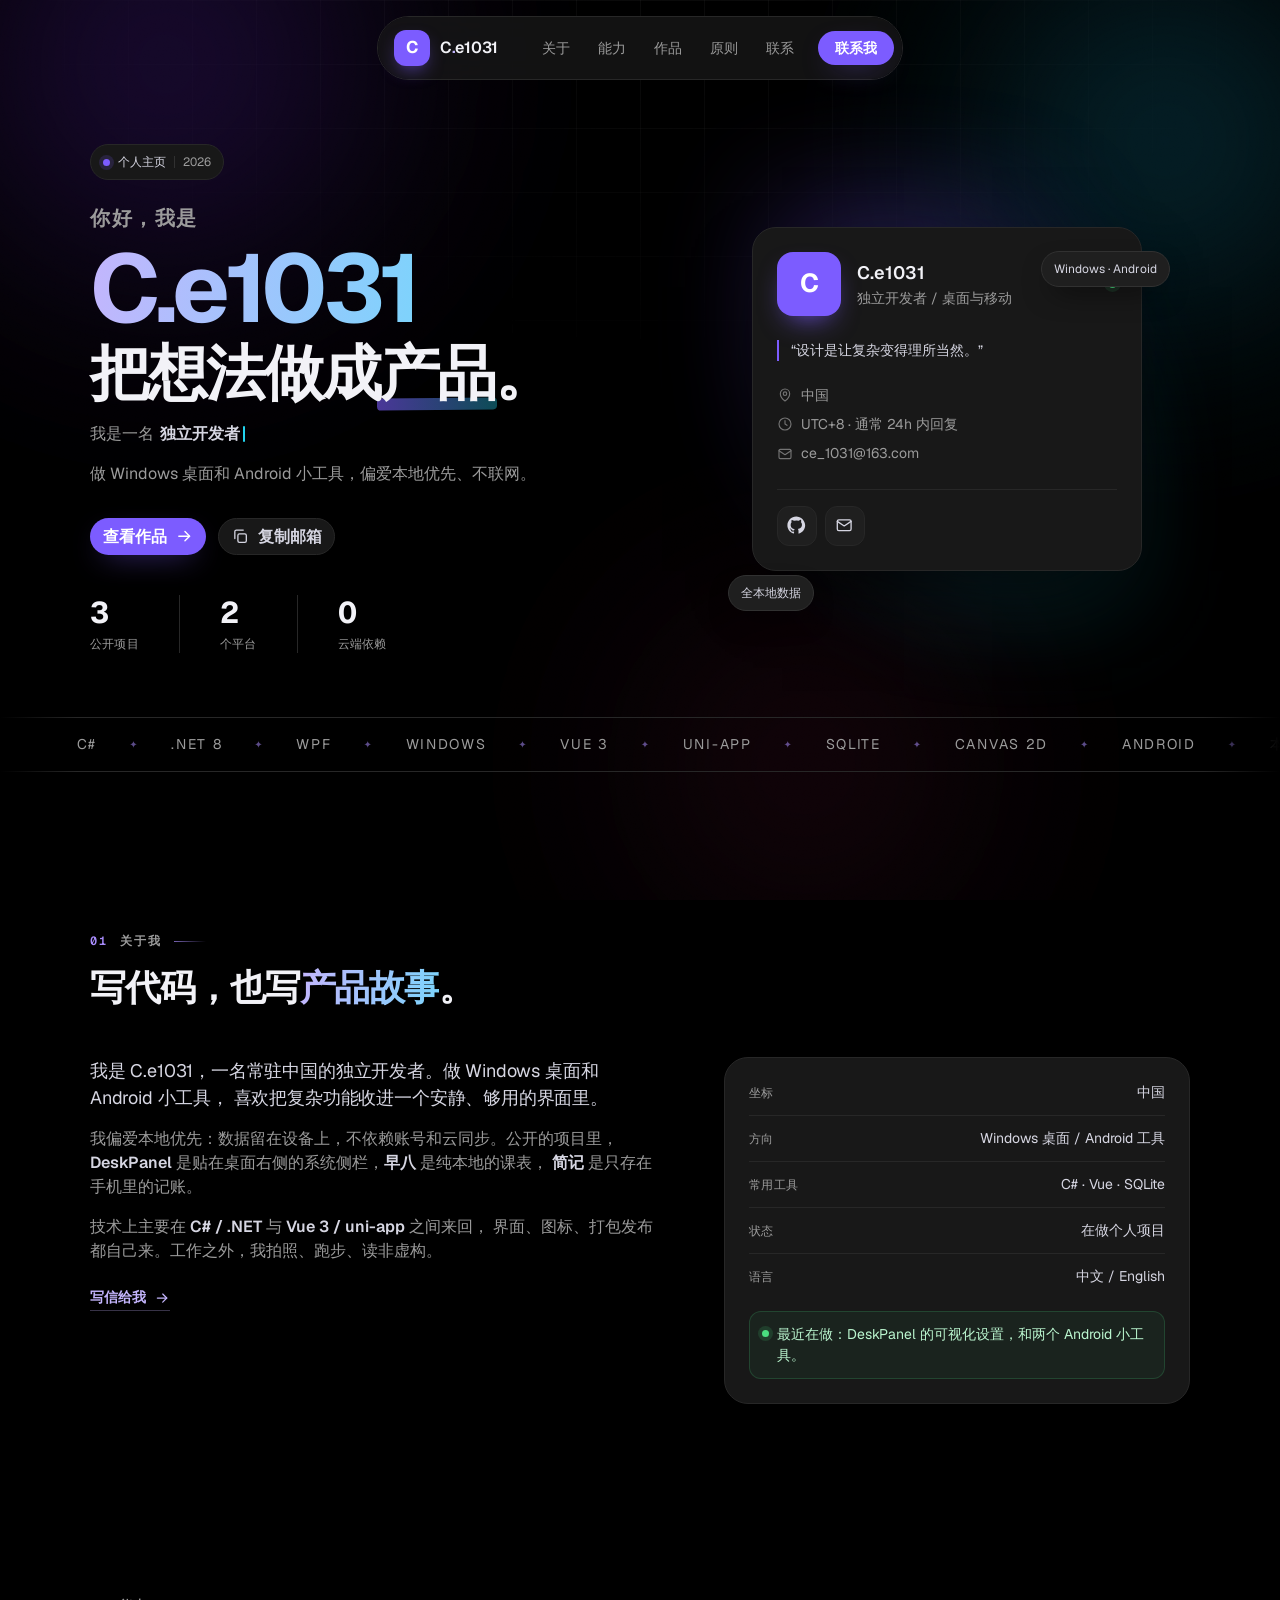
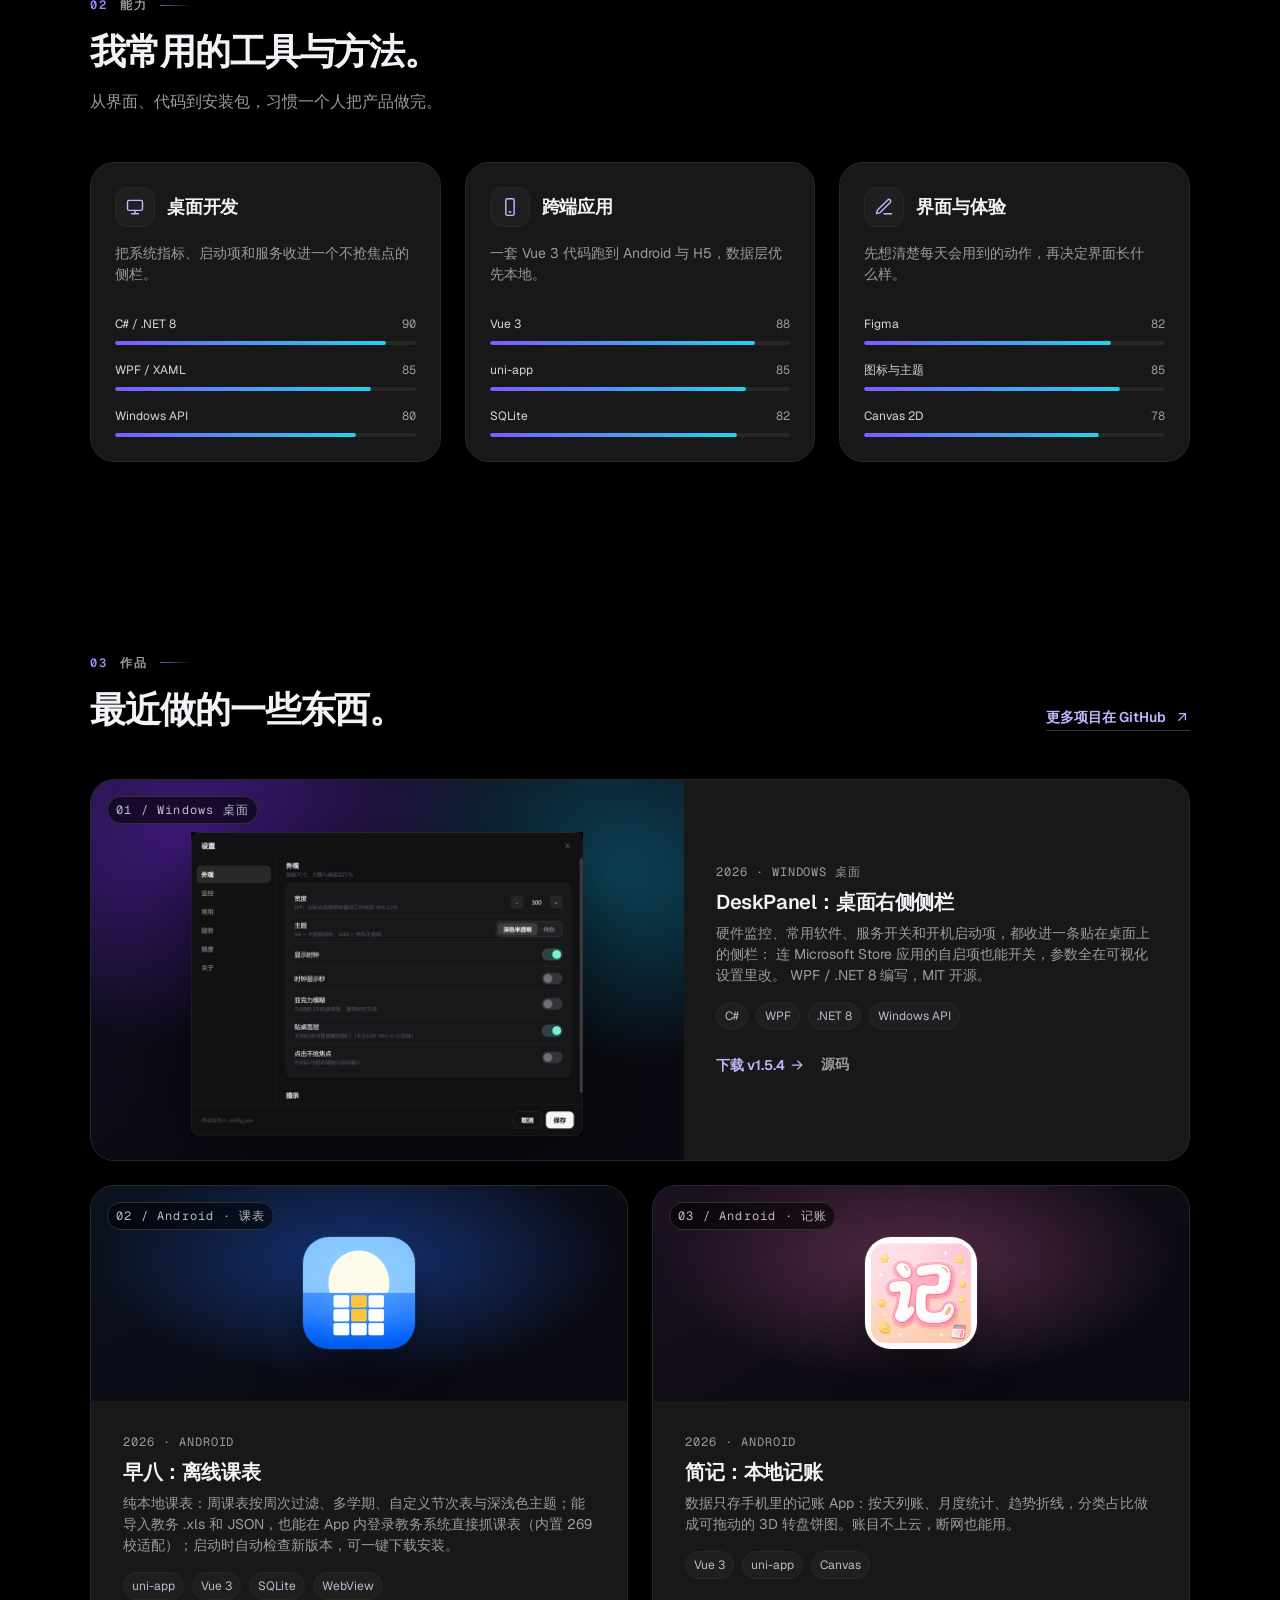
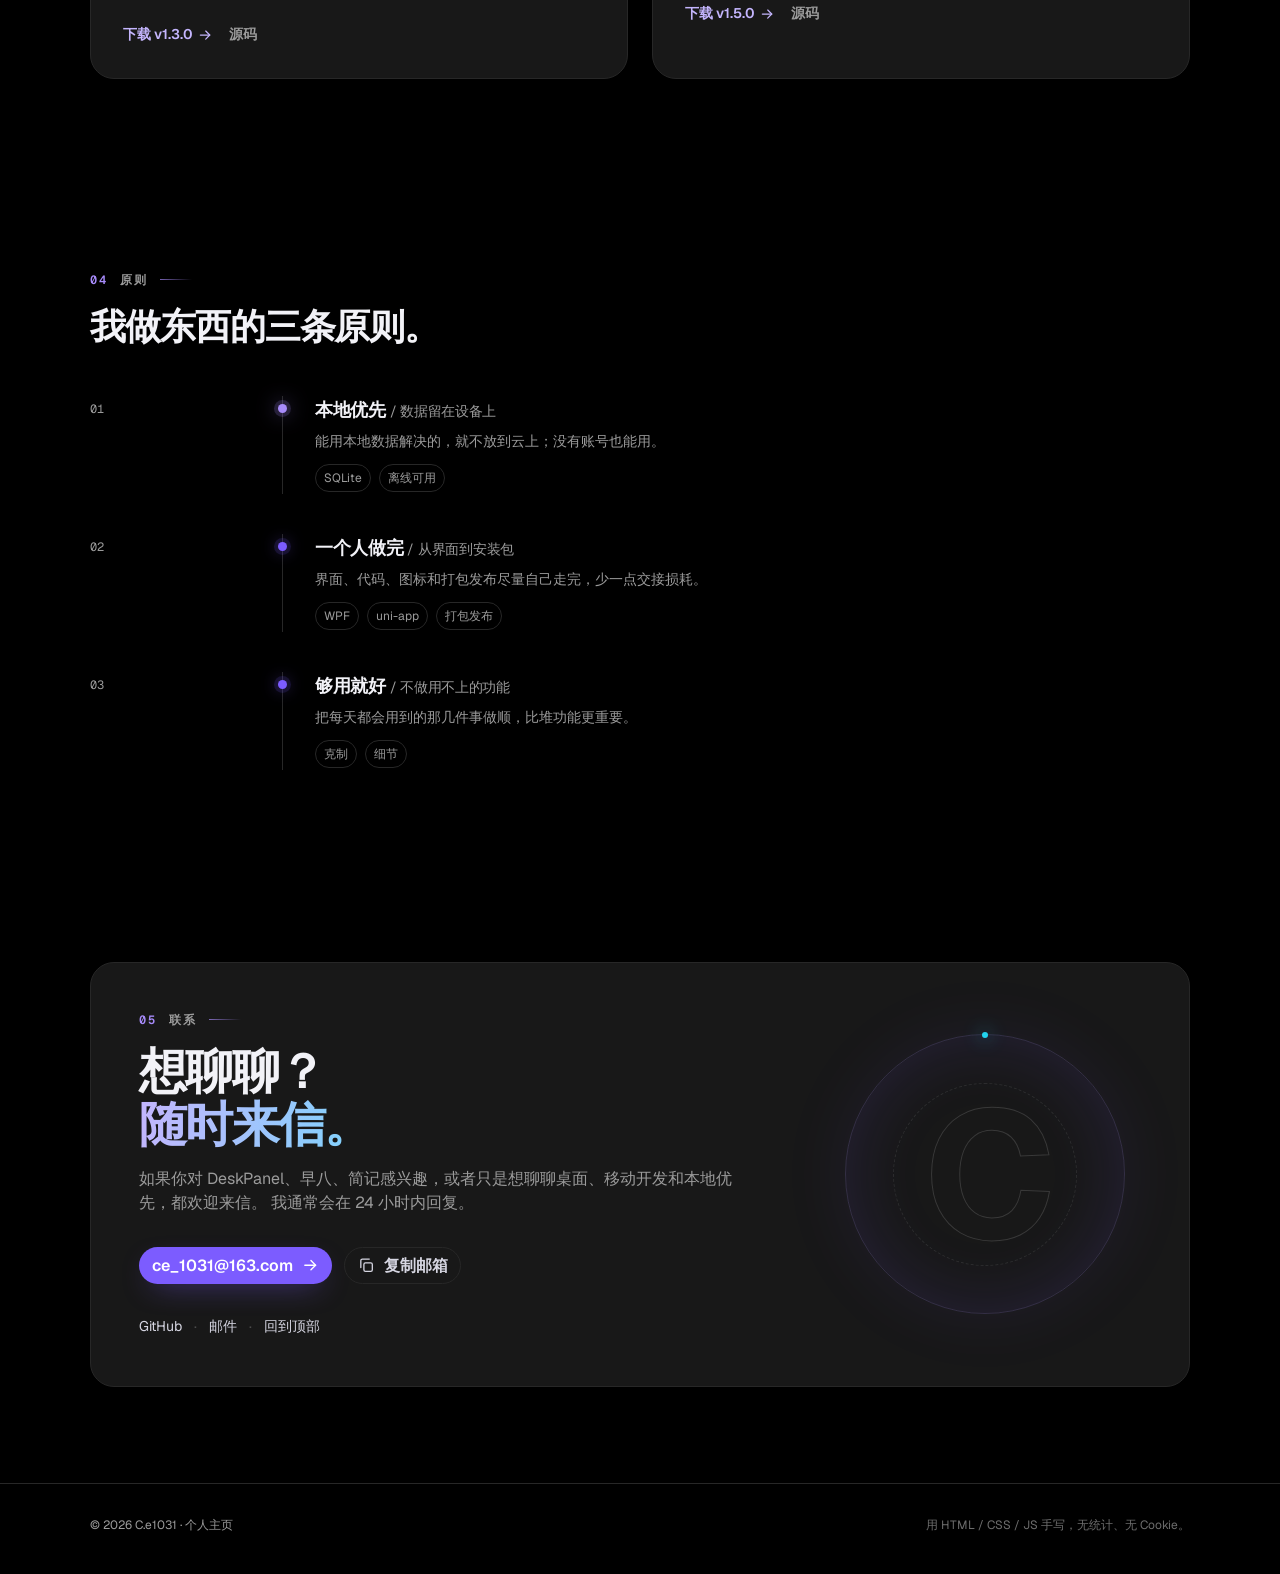
<file: index.html>
<!DOCTYPE html>
<html lang="zh-CN" class="no-js">
<head>
  <meta charset="utf-8" />
  <meta name="viewport" content="width=device-width, initial-scale=1" />
  <title>C.e1031 · 独立开发者</title>
  <meta name="description" content="C.e1031 的个人主页：独立开发者，做 Windows 桌面与 Android 小工具，偏爱本地优先、不联网。" />
  <meta name="author" content="C.e1031" />
  <meta name="theme-color" content="#000000" />
  <meta name="color-scheme" content="dark" />

  <!-- 社交分享信息：已指向 GitHub Pages 域名 -->
  <meta property="og:type" content="website" />
  <meta property="og:url" content="https://dzy1145.github.io/" />
  <meta property="og:locale" content="zh_CN" />
  <meta property="og:site_name" content="C.e1031" />
  <meta property="og:title" content="C.e1031 · 独立开发者" />
  <meta property="og:description" content="独立开发者，做 Windows 桌面与 Android 小工具，偏爱本地优先、不联网。" />
  <meta property="og:image" content="https://dzy1145.github.io/assets/og.png" />
  <meta property="og:image:width" content="1200" />
  <meta property="og:image:height" content="630" />
  <meta property="og:image:alt" content="C.e1031 · 独立开发者" />
  <meta name="twitter:card" content="summary_large_image" />
  <meta name="twitter:image" content="https://dzy1145.github.io/assets/og.png" />

  <link rel="canonical" href="https://dzy1145.github.io/" />
  <link rel="preload" href="assets/fonts/Geist-Variable.woff2" as="font" type="font/woff2" crossorigin />
  <link rel="icon" href="assets/favicon.svg" type="image/svg+xml" />
  <link rel="stylesheet" href="styles.css" />

  <script>
    document.documentElement.classList.remove('no-js');
    document.documentElement.classList.add('js');
  </script>

  <!-- 结构化数据：方便搜索引擎识别。上线后替换 url / sameAs -->
  <script type="application/ld+json">
    {
      "@context": "https://schema.org",
      "@type": "Person",
      "name": "C.e1031",
      "jobTitle": "独立开发者",
      "email": "ce_1031@163.com",
      "url": "https://dzy1145.github.io",
      "sameAs": ["https://github.com/dzy1145"]
    }
  </script>
</head>
<body>
  <a class="skip-link" href="#main">跳到主要内容</a>

  <!-- 背景层：网格 + 光晕 + 噪点，纯 CSS，无图片 -->
  <div class="bg" aria-hidden="true">
    <div class="bg__grid"></div>
    <div class="bg__glow bg__glow--one"></div>
    <div class="bg__glow bg__glow--two"></div>
    <div class="bg__glow bg__glow--three"></div>
    <div class="bg__noise"></div>
  </div>

  <header class="site-header" id="siteHeader">
    <div class="header__inner">
      <a class="logo" href="#top" aria-label="C.e1031 首页">
        <span class="logo__mark" aria-hidden="true">C</span>
        <span class="logo__text">C<span class="logo__dot">.</span>e1031</span>
      </a>

      <nav class="nav" id="nav" aria-label="主导航">
        <a class="nav__link" href="#about" data-nav>关于</a>
        <a class="nav__link" href="#skills" data-nav>能力</a>
        <a class="nav__link" href="#work" data-nav>作品</a>
        <a class="nav__link" href="#journey" data-nav>原则</a>
        <a class="nav__link" href="#contact" data-nav>联系</a>
        <a class="btn btn--sm btn--primary nav__cta" href="mailto:ce_1031@163.com">联系我</a>
      </nav>

      <button class="menu-toggle" id="menuToggle" type="button"
              aria-expanded="false" aria-controls="nav" aria-label="打开菜单">
        <span></span><span></span>
      </button>
    </div>
  </header>

  <main id="main">
    <!-- ============ 01 首屏 ============ -->
    <section class="hero" id="top">
      <div class="container hero__inner">
        <div class="hero__copy">
          <p class="pill" data-reveal>
            <span class="dot"></span>
            个人主页
            <span class="pill__sep" aria-hidden="true"></span>
            <span class="pill__muted">2026</span>
          </p>

          <h1 class="hero__title" data-reveal style="--d:.05s">
            <span class="hero__hello">你好，我是</span>
            <span class="hero__name grad-text">C.e1031</span>
            <span class="hero__statement">把想法做成<span class="hero__accent">产品</span>。</span>
          </h1>

          <p class="hero__role" data-reveal style="--d:.1s">
            我是一名
            <span class="typed" data-typed>独立开发者</span><span class="caret" aria-hidden="true"></span>
          </p>

          <p class="hero__desc" data-reveal style="--d:.15s">
            做 Windows 桌面和 Android 小工具，偏爱本地优先、不联网。
          </p>

          <div class="hero__actions" data-reveal style="--d:.2s">
            <a class="btn btn--primary" href="#work">
              查看作品
              <svg class="icon" viewBox="0 0 24 24" fill="none" stroke="currentColor" stroke-width="1.8"
                   stroke-linecap="round" stroke-linejoin="round" aria-hidden="true">
                <path d="M5 12h14" /><path d="m13 6 6 6-6 6" />
              </svg>
            </a>
            <button class="btn btn--ghost" type="button" data-copy="ce_1031@163.com">
              <svg class="icon" viewBox="0 0 24 24" fill="none" stroke="currentColor" stroke-width="1.7"
                   stroke-linecap="round" stroke-linejoin="round" aria-hidden="true">
                <rect x="9" y="9" width="11" height="11" rx="2" />
                <path d="M5 15V6a2 2 0 0 1 2-2h9" />
              </svg>
              复制邮箱
            </button>
          </div>

          <div class="stats" data-reveal style="--d:.25s">
            <div class="stat">
              <span class="stat__num" data-count="3" data-suffix="">3</span>
              <span class="stat__label">公开项目</span>
            </div>
            <div class="stat">
              <span class="stat__num" data-count="2" data-suffix="">2</span>
              <span class="stat__label">个平台</span>
            </div>
            <div class="stat">
              <span class="stat__num" data-count="0" data-suffix="">0</span>
              <span class="stat__label">云端依赖</span>
            </div>
          </div>
        </div>

        <!-- 名片卡：所有文字都可在 README 的替换清单里找到 -->
        <div class="hero__visual" data-reveal style="--d:.2s" data-tilt>
          <div class="hero__halo" aria-hidden="true"></div>

          <div class="id-card" data-spotlight>
            <div class="id-card__head">
              <div class="avatar" aria-hidden="true"><span>C</span></div>
              <div class="id-card__who">
                <p class="id-card__name">C.e1031</p>
                <p class="id-card__role">独立开发者 / 桌面与移动</p>
              </div>
              <span class="status" title="在做个人项目"><span class="sr-only">在做个人项目</span></span>
            </div>

            <p class="id-card__quote">“设计是让复杂变得理所当然。”</p>

            <ul class="id-card__meta">
              <li>
                <svg class="icon" viewBox="0 0 24 24" fill="none" stroke="currentColor" stroke-width="1.7"
                     stroke-linecap="round" stroke-linejoin="round" aria-hidden="true">
                  <path d="M12 21s-7-5.2-7-11a7 7 0 1 1 14 0c0 5.8-7 11-7 11Z" />
                  <circle cx="12" cy="10" r="2.6" />
                </svg>
                中国
              </li>
              <li>
                <svg class="icon" viewBox="0 0 24 24" fill="none" stroke="currentColor" stroke-width="1.7"
                     stroke-linecap="round" stroke-linejoin="round" aria-hidden="true">
                  <circle cx="12" cy="12" r="9" /><path d="M12 7v5l3 2" />
                </svg>
                UTC+8 · 通常 24h 内回复
              </li>
              <li>
                <svg class="icon" viewBox="0 0 24 24" fill="none" stroke="currentColor" stroke-width="1.7"
                     stroke-linecap="round" stroke-linejoin="round" aria-hidden="true">
                  <rect x="3" y="5" width="18" height="14" rx="2" /><path d="m3 7 9 6 9-6" />
                </svg>
                <a href="mailto:ce_1031@163.com">ce_1031@163.com</a>
              </li>
            </ul>

            <div class="id-card__socials">
              <a href="https://github.com/dzy1145" target="_blank" rel="noopener noreferrer" aria-label="GitHub">
                <svg class="icon" viewBox="0 0 24 24" fill="currentColor" aria-hidden="true">
                  <path d="M12 .5C5.7.5.5 5.7.5 12c0 5.1 3.3 9.4 7.9 10.9.6.1.8-.3.8-.6v-2c-3.2.7-3.9-1.5-3.9-1.5-.5-1.3-1.3-1.7-1.3-1.7-1.1-.7.1-.7.1-.7 1.2.1 1.8 1.2 1.8 1.2 1 1.8 2.7 1.3 3.4 1 .1-.8.4-1.3.8-1.6-2.6-.3-5.3-1.3-5.3-5.7 0-1.3.5-2.3 1.2-3.1-.1-.3-.5-1.5.1-3.1 0 0 1-.3 3.3 1.2a11.5 11.5 0 0 1 6 0C17.2 4.7 18.2 5 18.2 5c.6 1.6.2 2.8.1 3.1.8.8 1.2 1.8 1.2 3.1 0 4.4-2.7 5.4-5.3 5.7.4.4.8 1.1.8 2.2v3.3c0 .3.2.7.8.6 4.6-1.5 7.9-5.8 7.9-10.9C23.5 5.7 18.3.5 12 .5Z" />
                </svg>
              </a>
              <a href="mailto:ce_1031@163.com" aria-label="发送邮件">
                <svg class="icon" viewBox="0 0 24 24" fill="none" stroke="currentColor" stroke-width="1.7"
                     stroke-linecap="round" stroke-linejoin="round" aria-hidden="true">
                  <rect x="3" y="5" width="18" height="14" rx="2" /><path d="m3 7 9 6 9-6" />
                </svg>
              </a>
            </div>
          </div>

          <div class="float-chip float-chip--a" aria-hidden="true">Windows · Android</div>
          <div class="float-chip float-chip--b" aria-hidden="true">全本地数据</div>
        </div>
      </div>

      <!-- 技能跑马灯 -->
      <div class="marquee" aria-hidden="true">
        <div class="marquee__inner">
          <div class="marquee__group">
            <span>C#</span><i>✦</i><span>.NET 8</span><i>✦</i><span>WPF</span><i>✦</i>
            <span>Windows</span><i>✦</i><span>Vue 3</span><i>✦</i><span>uni-app</span><i>✦</i>
            <span>SQLite</span><i>✦</i><span>Canvas 2D</span><i>✦</i><span>Android</span><i>✦</i>
            <span>本地优先</span><i>✦</i><span>离线可用</span><i>✦</i><span>Figma</span><i>✦</i>
          </div>
          <div class="marquee__group">
            <span>C#</span><i>✦</i><span>.NET 8</span><i>✦</i><span>WPF</span><i>✦</i>
            <span>Windows</span><i>✦</i><span>Vue 3</span><i>✦</i><span>uni-app</span><i>✦</i>
            <span>SQLite</span><i>✦</i><span>Canvas 2D</span><i>✦</i><span>Android</span><i>✦</i>
            <span>本地优先</span><i>✦</i><span>离线可用</span><i>✦</i><span>Figma</span><i>✦</i>
          </div>
        </div>
      </div>
    </section>

    <!-- ============ 02 关于 ============ -->
    <section class="section" id="about">
      <div class="container">
        <header class="section__head" data-reveal>
          <p class="eyebrow"><span>01</span> 关于我</p>
          <h2 class="section__title">写代码，也写<span class="grad-text">产品故事</span>。</h2>
        </header>

        <div class="about">
          <div class="about__text" data-reveal>
            <p class="about__lead">
              我是 C.e1031，一名常驻中国的独立开发者。做 Windows 桌面和 Android 小工具，
              喜欢把复杂功能收进一个安静、够用的界面里。
            </p>
            <p>
              我偏爱本地优先：数据留在设备上，不依赖账号和云同步。公开的项目里，
              <strong>DeskPanel</strong> 是贴在桌面右侧的系统侧栏，<strong>早八</strong> 是纯本地的课表，
              <strong>简记</strong> 是只存在手机里的记账。
            </p>
            <p>
              技术上主要在 <strong>C# / .NET</strong> 与 <strong>Vue 3 / uni-app</strong> 之间来回，
              界面、图标、打包发布都自己来。工作之外，我拍照、跑步、读非虚构。
            </p>
            <a class="link-arrow" href="#contact">
              写信给我
              <svg class="icon" viewBox="0 0 24 24" fill="none" stroke="currentColor" stroke-width="1.8"
                   stroke-linecap="round" stroke-linejoin="round" aria-hidden="true">
                <path d="M5 12h14" /><path d="m13 6 6 6-6 6" />
              </svg>
            </a>
          </div>

          <aside class="facts" data-reveal style="--d:.1s">
            <dl>
              <div class="facts__row"><dt>坐标</dt><dd>中国</dd></div>
              <div class="facts__row"><dt>方向</dt><dd>Windows 桌面 / Android 工具</dd></div>
              <div class="facts__row"><dt>常用工具</dt><dd>C# · Vue · SQLite</dd></div>
              <div class="facts__row"><dt>状态</dt><dd>在做个人项目</dd></div>
              <div class="facts__row"><dt>语言</dt><dd>中文 / English</dd></div>
            </dl>
            <div class="facts__now">
              <span class="dot dot--green"></span>
              最近在做：DeskPanel 的可视化设置，和两个 Android 小工具。
            </div>
          </aside>
        </div>
      </div>
    </section>

    <!-- ============ 03 能力 ============ -->
    <section class="section" id="skills">
      <div class="container">
        <header class="section__head" data-reveal>
          <p class="eyebrow"><span>02</span> 能力</p>
          <h2 class="section__title">我常用的工具与方法。</h2>
          <p class="section__desc">从界面、代码到安装包，习惯一个人把产品做完。</p>
        </header>

        <div class="skills">
          <article class="skill-card" data-reveal>
            <div class="skill-card__head">
              <span class="skill-card__icon" aria-hidden="true">
                <svg class="icon" viewBox="0 0 24 24" fill="none" stroke="currentColor" stroke-width="1.7"
                     stroke-linecap="round" stroke-linejoin="round">
                  <rect x="3" y="4" width="18" height="12" rx="2" />
                  <path d="M8 20h8M12 16v4" />
                </svg>
              </span>
              <h3>桌面开发</h3>
            </div>
            <p class="skill-card__desc">把系统指标、启动项和服务收进一个不抢焦点的侧栏。</p>
            <ul class="meters">
              <li class="meter" style="--v:.90;--d:.05s">
                <div class="meter__label"><span>C# / .NET 8</span><span>90</span></div>
                <div class="meter__track"><span class="meter__fill"></span></div>
              </li>
              <li class="meter" style="--v:.85;--d:.15s">
                <div class="meter__label"><span>WPF / XAML</span><span>85</span></div>
                <div class="meter__track"><span class="meter__fill"></span></div>
              </li>
              <li class="meter" style="--v:.80;--d:.25s">
                <div class="meter__label"><span>Windows API</span><span>80</span></div>
                <div class="meter__track"><span class="meter__fill"></span></div>
              </li>
            </ul>
          </article>

          <article class="skill-card" data-reveal style="--d:.1s">
            <div class="skill-card__head">
              <span class="skill-card__icon" aria-hidden="true">
                <svg class="icon" viewBox="0 0 24 24" fill="none" stroke="currentColor" stroke-width="1.7"
                     stroke-linecap="round" stroke-linejoin="round">
                  <rect x="7" y="2" width="10" height="20" rx="2" />
                  <path d="M11 18h2" />
                </svg>
              </span>
              <h3>跨端应用</h3>
            </div>
            <p class="skill-card__desc">一套 Vue 3 代码跑到 Android 与 H5，数据层优先本地。</p>
            <ul class="meters">
              <li class="meter" style="--v:.88;--d:.05s">
                <div class="meter__label"><span>Vue 3</span><span>88</span></div>
                <div class="meter__track"><span class="meter__fill"></span></div>
              </li>
              <li class="meter" style="--v:.85;--d:.15s">
                <div class="meter__label"><span>uni-app</span><span>85</span></div>
                <div class="meter__track"><span class="meter__fill"></span></div>
              </li>
              <li class="meter" style="--v:.82;--d:.25s">
                <div class="meter__label"><span>SQLite</span><span>82</span></div>
                <div class="meter__track"><span class="meter__fill"></span></div>
              </li>
            </ul>
          </article>

          <article class="skill-card" data-reveal style="--d:.2s">
            <div class="skill-card__head">
              <span class="skill-card__icon" aria-hidden="true">
                <svg class="icon" viewBox="0 0 24 24" fill="none" stroke="currentColor" stroke-width="1.7"
                     stroke-linecap="round" stroke-linejoin="round">
                  <path d="M12 20h9" />
                  <path d="M16.5 3.5a2.1 2.1 0 0 1 3 3L7 19l-4 1 1-4Z" />
                </svg>
              </span>
              <h3>界面与体验</h3>
            </div>
            <p class="skill-card__desc">先想清楚每天会用到的动作，再决定界面长什么样。</p>
            <ul class="meters">
              <li class="meter" style="--v:.82;--d:.05s">
                <div class="meter__label"><span>Figma</span><span>82</span></div>
                <div class="meter__track"><span class="meter__fill"></span></div>
              </li>
              <li class="meter" style="--v:.85;--d:.15s">
                <div class="meter__label"><span>图标与主题</span><span>85</span></div>
                <div class="meter__track"><span class="meter__fill"></span></div>
              </li>
              <li class="meter" style="--v:.78;--d:.25s">
                <div class="meter__label"><span>Canvas 2D</span><span>78</span></div>
                <div class="meter__track"><span class="meter__fill"></span></div>
              </li>
            </ul>
          </article>
        </div>
      </div>
    </section>

    <!-- ============ 04 作品 ============ -->
    <section class="section" id="work">
      <div class="container">
        <div class="section__head section__head--row" data-reveal>
          <div>
            <p class="eyebrow"><span>03</span> 作品</p>
              <h2 class="section__title">最近做的一些东西。</h2>
          </div>
          <a class="link-arrow" href="https://github.com/dzy1145" target="_blank" rel="noopener noreferrer">
            更多项目在 GitHub
            <svg class="icon" viewBox="0 0 24 24" fill="none" stroke="currentColor" stroke-width="1.8"
                 stroke-linecap="round" stroke-linejoin="round" aria-hidden="true">
              <path d="M7 17 17 7" /><path d="M8 7h9v9" />
            </svg>
          </a>
        </div>

        <div class="projects">
          <!-- 精选项目 -->
          <article class="project project--featured" data-reveal data-spotlight>
            <div class="project__cover cover--deskpanel">
              <img class="cover__shot" src="assets/projects/deskpanel-settings.png"
                   alt="DeskPanel 设置界面：外观、监控、常用、服务、额度分区"
                   width="820" height="636" />
              <span class="cover__label">01 / Windows 桌面</span>
            </div>
            <div class="project__body">
              <p class="project__meta">2026 · Windows 桌面</p>
              <h3>DeskPanel：桌面右侧侧栏</h3>
              <p class="project__desc">
                硬件监控、常用软件、服务开关和开机启动项，都收进一条贴在桌面上的侧栏：
                连 Microsoft Store 应用的自启项也能开关，参数全在可视化设置里改。
                WPF / .NET 8 编写，MIT 开源。
              </p>
              <ul class="tags">
                <li>C#</li><li>WPF</li><li>.NET 8</li><li>Windows API</li>
              </ul>
              <div class="project__links">
                <a class="project__link" href="https://github.com/dzy1145/DeskPanel/releases" target="_blank" rel="noopener noreferrer">
                  下载 v1.5.4
                  <svg class="icon" viewBox="0 0 24 24" fill="none" stroke="currentColor" stroke-width="1.8"
                       stroke-linecap="round" stroke-linejoin="round" aria-hidden="true">
                    <path d="M5 12h14" /><path d="m13 6 6 6-6 6" />
                  </svg>
                </a>
                <a class="project__link project__link--quiet" href="https://github.com/dzy1145/DeskPanel" target="_blank" rel="noopener noreferrer">源码</a>
              </div>
            </div>
          </article>

          <!-- 普通项目 -->
          <article class="project" data-reveal data-spotlight>
            <div class="project__cover cover--zaoba">
              <img class="cover__icon" src="assets/projects/zaoba.png"
                   alt="早八 App 图标：日出与课表" width="192" height="192" />
              <span class="cover__label">02 / Android · 课表</span>
            </div>
            <div class="project__body">
              <p class="project__meta">2026 · Android</p>
              <h3>早八：离线课表</h3>
              <p class="project__desc">纯本地课表：周课表按周次过滤、多学期、自定义节次表与深浅色主题；能导入教务 .xls 和 JSON，也能在 App 内登录教务系统直接抓课表（内置 269 校适配）；启动时自动检查新版本，可一键下载安装。</p>
              <ul class="tags"><li>uni-app</li><li>Vue 3</li><li>SQLite</li><li>WebView</li></ul>
              <div class="project__links">
                <a class="project__link" href="https://github.com/dzy1145/zaoba/releases" target="_blank" rel="noopener noreferrer">
                  下载 v1.3.0
                  <svg class="icon" viewBox="0 0 24 24" fill="none" stroke="currentColor" stroke-width="1.8"
                       stroke-linecap="round" stroke-linejoin="round" aria-hidden="true">
                    <path d="M5 12h14" /><path d="m13 6 6 6-6 6" />
                  </svg>
                </a>
                <a class="project__link project__link--quiet" href="https://github.com/dzy1145/zaoba" target="_blank" rel="noopener noreferrer">源码</a>
              </div>
            </div>
          </article>

          <article class="project" data-reveal style="--d:.1s" data-spotlight>
            <div class="project__cover cover--jianji">
              <img class="cover__icon" src="assets/projects/jianji.png"
                   alt="简记 App 图标" width="192" height="192" />
              <span class="cover__label">03 / Android · 记账</span>
            </div>
            <div class="project__body">
              <p class="project__meta">2026 · Android</p>
              <h3>简记：本地记账</h3>
              <p class="project__desc">数据只存手机里的记账 App：按天列账、月度统计、趋势折线，分类占比做成可拖动的 3D 转盘饼图。账目不上云，断网也能用。</p>
              <ul class="tags"><li>Vue 3</li><li>uni-app</li><li>Canvas</li></ul>
              <div class="project__links">
                <a class="project__link" href="https://github.com/dzy1145/jianji/releases" target="_blank" rel="noopener noreferrer">
                  下载 v1.5.0
                  <svg class="icon" viewBox="0 0 24 24" fill="none" stroke="currentColor" stroke-width="1.8"
                       stroke-linecap="round" stroke-linejoin="round" aria-hidden="true">
                    <path d="M5 12h14" /><path d="m13 6 6 6-6 6" />
                  </svg>
                </a>
                <a class="project__link project__link--quiet" href="https://github.com/dzy1145/jianji" target="_blank" rel="noopener noreferrer">源码</a>
              </div>
            </div>
          </article>
        </div>
      </div>
    </section>

    <!-- ============ 05 原则 ============ -->
    <section class="section" id="journey">
      <div class="container">
        <header class="section__head" data-reveal>
          <p class="eyebrow"><span>04</span> 原则</p>
          <h2 class="section__title">我做东西的三条原则。</h2>
        </header>

        <ol class="timeline">
          <li class="timeline__item" data-reveal>
            <div class="timeline__time">01</div>
            <div class="timeline__content">
              <h3>本地优先 <span>/ 数据留在设备上</span></h3>
              <p>能用本地数据解决的，就不放到云上；没有账号也能用。</p>
              <ul class="timeline__tags"><li>SQLite</li><li>离线可用</li></ul>
            </div>
          </li>
          <li class="timeline__item" data-reveal>
            <div class="timeline__time">02</div>
            <div class="timeline__content">
              <h3>一个人做完 <span>/ 从界面到安装包</span></h3>
              <p>界面、代码、图标和打包发布尽量自己走完，少一点交接损耗。</p>
              <ul class="timeline__tags"><li>WPF</li><li>uni-app</li><li>打包发布</li></ul>
            </div>
          </li>
          <li class="timeline__item" data-reveal>
            <div class="timeline__time">03</div>
            <div class="timeline__content">
              <h3>够用就好 <span>/ 不做用不上的功能</span></h3>
              <p>把每天都会用到的那几件事做顺，比堆功能更重要。</p>
              <ul class="timeline__tags"><li>克制</li><li>细节</li></ul>
            </div>
          </li>
        </ol>
      </div>
    </section>

    <!-- ============ 06 联系 ============ -->
    <section class="section" id="contact">
      <div class="container">
        <div class="contact-card" data-reveal data-spotlight>
          <div class="contact-card__deco" aria-hidden="true">
            <span class="contact-card__ring"></span>
            <span class="contact-card__mark">C</span>
          </div>
          <p class="eyebrow"><span>05</span> 联系</p>
          <h2 class="contact-card__title">想聊聊？<br /><span class="grad-text">随时来信。</span></h2>
          <p class="contact-card__desc">
            如果你对 DeskPanel、早八、简记感兴趣，或者只是想聊聊桌面、移动开发和本地优先，都欢迎来信。
            我通常会在 24 小时内回复。
          </p>
          <div class="contact-card__actions">
            <a class="btn btn--primary" href="mailto:ce_1031@163.com?subject=%E6%9D%A5%E8%87%AA%E4%B8%AA%E4%BA%BA%E7%BD%91%E7%AB%99%E7%9A%84%E9%97%AE%E5%80%99">
              ce_1031@163.com
              <svg class="icon" viewBox="0 0 24 24" fill="none" stroke="currentColor" stroke-width="1.8"
                   stroke-linecap="round" stroke-linejoin="round" aria-hidden="true">
                <path d="M5 12h14" /><path d="m13 6 6 6-6 6" />
              </svg>
            </a>
            <button class="btn btn--ghost" type="button" data-copy="ce_1031@163.com">
              <svg class="icon" viewBox="0 0 24 24" fill="none" stroke="currentColor" stroke-width="1.7"
                   stroke-linecap="round" stroke-linejoin="round" aria-hidden="true">
                <rect x="9" y="9" width="11" height="11" rx="2" />
                <path d="M5 15V6a2 2 0 0 1 2-2h9" />
              </svg>
              复制邮箱
            </button>
          </div>
          <div class="contact-card__socials">
            <a href="https://github.com/dzy1145" target="_blank" rel="noopener noreferrer">GitHub</a>
            <span aria-hidden="true">·</span>
            <a href="mailto:ce_1031@163.com">邮件</a>
            <span aria-hidden="true">·</span>
            <a href="#top">回到顶部</a>
          </div>
        </div>
      </div>
    </section>
  </main>

  <footer class="site-footer">
    <div class="container footer__inner">
      <p>© <span id="year">2026</span> C.e1031 · 个人主页</p>
      <p class="footer__note">用 HTML / CSS / JS 手写，无统计、无 Cookie。</p>
    </div>
  </footer>

  <button class="back-top" id="backTop" type="button" aria-label="回到顶部">
    <svg class="icon" viewBox="0 0 24 24" fill="none" stroke="currentColor" stroke-width="1.8"
         stroke-linecap="round" stroke-linejoin="round" aria-hidden="true">
      <path d="M12 19V5" /><path d="m6 11 6-6 6 6" />
    </svg>
  </button>

  <div class="toast" id="toast" role="status" aria-live="polite"></div>

  <script src="script.js" defer></script>
</body>
</html>
</file>
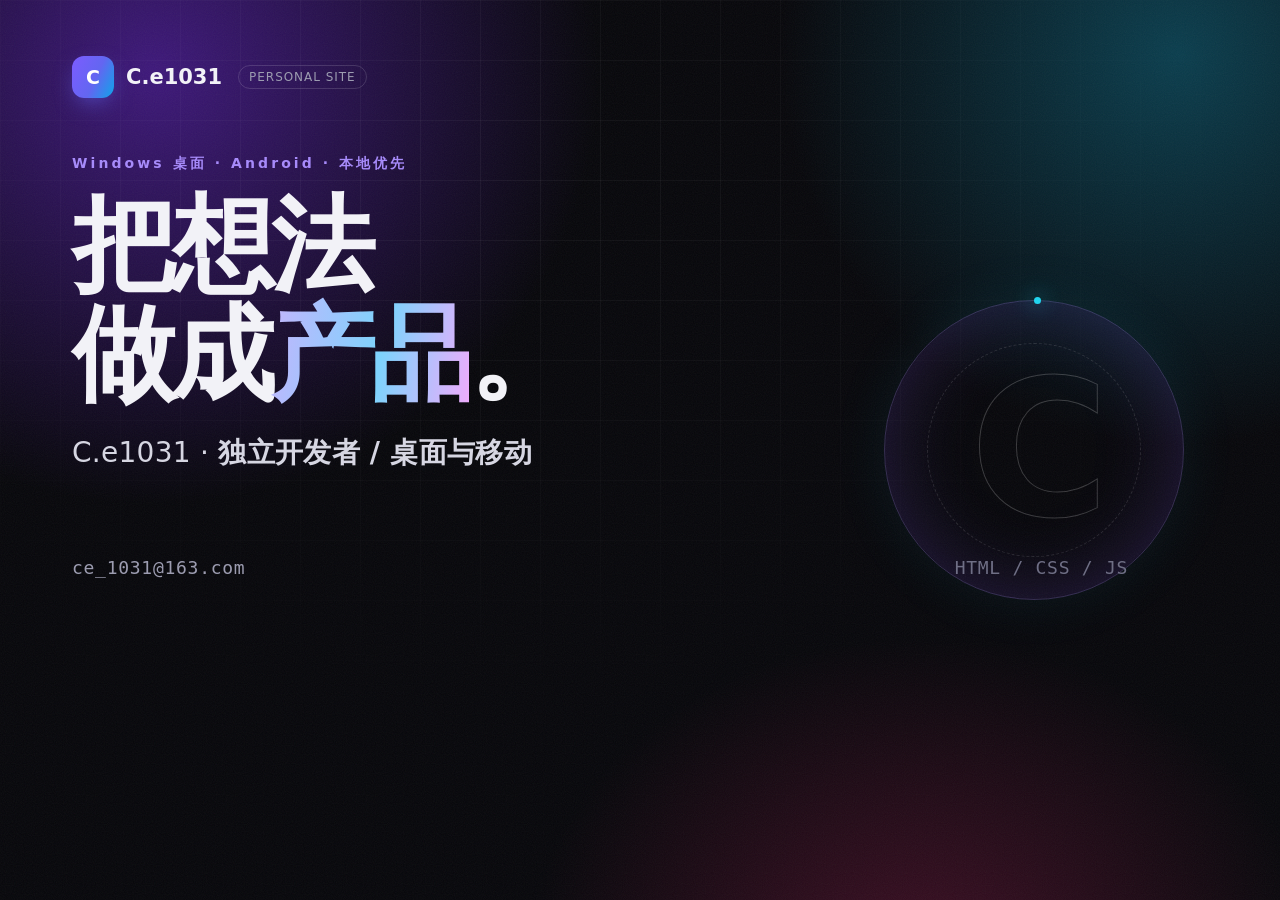
<file: preview/og-template.html>
<!DOCTYPE html>
<html lang="zh-CN">
<head>
<meta charset="utf-8" />
<style>
  * { box-sizing: border-box; }
  html, body { margin: 0; width: 1200px; height: 630px; overflow: hidden; }
  body {
    background: #06060a;
    color: #f2f2f7;
    font-family: "Inter", "Segoe UI", "PingFang SC", "Microsoft YaHei", system-ui, sans-serif;
    -webkit-font-smoothing: antialiased;
  }
  .bg {
    position: absolute;
    inset: 0;
    background:
      radial-gradient(58% 80% at 12% 8%, rgba(91, 33, 182, 0.65), transparent 60%),
      radial-gradient(50% 70% at 92% 6%, rgba(14, 116, 144, 0.5), transparent 62%),
      radial-gradient(50% 60% at 72% 108%, rgba(131, 24, 67, 0.45), transparent 62%);
  }
  .grid {
    position: absolute;
    inset: 0;
    background-image:
      linear-gradient(rgba(255,255,255,.05) 1px, transparent 1px),
      linear-gradient(90deg, rgba(255,255,255,.05) 1px, transparent 1px);
    background-size: 60px 60px;
    -webkit-mask-image: radial-gradient(80% 80% at 40% 20%, #000, transparent 78%);
  }
  .noise {
    position: absolute;
    inset: 0;
    opacity: .06;
    background-image: url("data:image/svg+xml,%3Csvg xmlns='http://www.w3.org/2000/svg' width='140' height='140'%3E%3Cfilter id='n'%3E%3CfeTurbulence type='fractalNoise' baseFrequency='.9' numOctaves='2'/%3E%3C/filter%3E%3Crect width='100%25' height='100%25' filter='url(%23n)'/%3E%3C/svg%3E");
  }
  .wrap {
    position: relative;
    height: 100%;
    padding: 56px 72px 52px;
    display: flex;
    flex-direction: column;
    justify-content: space-between;
  }
  .top { display: flex; align-items: center; gap: 12px; font-size: 21px; font-weight: 700; }
  .mark {
    width: 42px; height: 42px; border-radius: 12px;
    background: linear-gradient(115deg, #7c5cff, #6366f1 55%, #0ea5e9);
    display: grid; place-items: center;
    color: #fff; font-size: 19px; font-weight: 800;
    box-shadow: 0 8px 24px -8px rgba(99,102,241,.9);
  }
  .top small {
    margin-left: 4px; padding: 4px 10px; border: 1px solid rgba(255,255,255,.14);
    border-radius: 999px; font-size: 12px; font-weight: 500; color: #9c9cb0;
    letter-spacing: .08em;
  }
  .label { font-size: 14px; letter-spacing: .22em; color: #a78bfa; font-weight: 600; margin-bottom: 18px; }
  h1 {
    margin: 0; font-size: 104px; line-height: 1.04; letter-spacing: -.045em; font-weight: 800;
  }
  .grad {
    background: linear-gradient(100deg, #c4b5fd, #7dd3fc 55%, #f0abfc);
    -webkit-background-clip: text; background-clip: text; color: transparent;
  }
  .role { margin-top: 26px; font-size: 28px; color: #d6d6e2; letter-spacing: .01em; }
  .role b { font-weight: 600; }
  .foot {
    display: flex; align-items: center; justify-content: space-between;
    font-family: "Cascadia Code", Consolas, monospace;
    font-size: 18px; color: #9c9cb0; letter-spacing: .04em;
  }
  .foot span:last-child { color: #6f6f85; }
  .ring {
    position: absolute; right: 96px; top: 50%; translate: 0 -50%;
    width: 300px; height: 300px; border-radius: 50%;
    border: 1px solid rgba(167,139,250,.28);
    box-shadow: inset 0 0 80px rgba(139,92,246,.22), 0 0 60px rgba(34,211,238,.08);
    display: grid; place-items: center;
  }
  .ring::before {
    content: ""; position: absolute; inset: 14%; border-radius: 50%;
    border: 1px dashed rgba(255,255,255,.12);
  }
  .ring::after {
    content: ""; position: absolute; top: -4px; left: 50%; width: 7px; height: 7px;
    border-radius: 50%; background: #22d3ee; box-shadow: 0 0 20px #22d3ee;
  }
  .ring b {
    font-size: 190px; line-height: 1; font-weight: 800; letter-spacing: -.06em;
    color: transparent; -webkit-text-stroke: 1px rgba(255,255,255,.2);
  }
  .main { max-width: 760px; }
</style>
</head>
<body>
  <div class="bg"></div>
  <div class="grid"></div>
  <div class="noise"></div>
  <div class="ring" aria-hidden="true"><b>C</b></div>

  <div class="wrap">
    <div class="top">
      <span class="mark">C</span>
      <span>C.e1031</span>
      <small>PERSONAL SITE</small>
    </div>

    <div class="main">
      <div class="label">Windows 桌面 · Android · 本地优先</div>
      <h1>把想法<br />做成<span class="grad">产品</span>。</h1>
      <p class="role">C.e1031 · <b>独立开发者 / 桌面与移动</b></p>
    </div>

    <div class="foot">
      <span>ce_1031@163.com</span>
      <span>HTML / CSS / JS</span>
    </div>
  </div>
</body>
</html>
</file>
<file: styles.css>
/* =========================================================
   C.e1031 · 个人主页
   设计系统：Geist / 8pt 间距 / Tailwind 字号阶梯 / 扁平表面
   ========================================================= */

/* ---------- 字体（自托管，无外部请求） ---------- */
@font-face {
  font-family: "Geist";
  src: url("assets/fonts/Geist-Variable.woff2") format("woff2");
  font-weight: 100 900;
  font-style: normal;
  font-display: swap;
}
@font-face {
  font-family: "Geist Mono";
  src: url("assets/fonts/GeistMono-Variable.woff2") format("woff2");
  font-weight: 100 900;
  font-style: normal;
  font-display: swap;
}

:root {
  /* 表面：只用规范里的深色调色板 */
  --bg: #000000;
  --surface: #181818;
  --surface-2: #1f1f1f;
  --surface-3: #272727;
  --line: #272727;
  --line-strong: #313131;

  /* 文字 */
  --text: #f2f2f7;
  --text-soft: #d6d6e2;
  --muted: #9b9b9b;

  /* 品牌色 */
  --violet: #7c5cff;
  --indigo: #6366f1;
  --cyan: #22d3ee;
  --pink: #f472b6;
  --green: #4ade80;
  --grad: linear-gradient(100deg, #c4b5fd 0%, #7dd3fc 50%, #f0abfc 100%);

  /* 字体 */
  --font-sans: "Geist", "PingFang SC", "HarmonyOS Sans SC", "Microsoft YaHei",
    system-ui, -apple-system, sans-serif;
  --font-mono: "Geist Mono", "Cascadia Code", ui-monospace, Consolas, monospace;

  /* 布局 */
  --container: 1180px;
  --gutter: 24px;
  --header-h: 64px;
  --radius-lg: 24px;
  --radius-md: 16px;
  --radius-sm: 12px;

  /* 动效 */
  --ease: cubic-bezier(0.22, 1, 0.36, 1);
}

@media (min-width: 768px) {
  :root {
    --gutter: 40px;
  }
}

/* ---------- 基础 ---------- */
*,
*::before,
*::after {
  box-sizing: border-box;
}

html {
  scroll-behavior: smooth;
  scroll-padding-top: 96px;
  -webkit-text-size-adjust: 100%;
}

body {
  margin: 0;
  min-height: 100%;
  background: var(--bg);
  color: var(--text);
  font-family: var(--font-sans);
  font-size: 16px;
  line-height: 1.5;
  overflow-x: hidden;
  -webkit-font-smoothing: antialiased;
  -moz-osx-font-smoothing: grayscale;
}

h1,
h2,
h3,
h4,
p,
dl,
dd,
figure {
  margin: 0;
}

ul,
ol {
  margin: 0;
  padding: 0;
  list-style: none;
}

a {
  color: inherit;
  text-decoration: none;
}

button {
  font: inherit;
  color: inherit;
  cursor: pointer;
}

img,
svg {
  display: block;
  max-width: 100%;
}

p {
  text-wrap: pretty;
}

h1,
h2,
h3 {
  text-wrap: balance;
}

::selection {
  background: rgba(124, 92, 255, 0.35);
  color: #fff;
}

:focus-visible {
  outline: 2px solid #a78bfa;
  outline-offset: 3px;
  border-radius: 4px;
}

@supports selector(::-webkit-scrollbar) {
  ::-webkit-scrollbar {
    width: 10px;
  }
  ::-webkit-scrollbar-track {
    background: #000;
  }
  ::-webkit-scrollbar-thumb {
    background: #313131;
    border: 2px solid #000;
    border-radius: 999px;
  }
  ::-webkit-scrollbar-thumb:hover {
    background: #3f3f3f;
  }
}

/* ---------- 工具类 ---------- */
.container {
  width: 100%;
  max-width: var(--container);
  margin-inline: auto;
  padding-inline: var(--gutter);
}

.sr-only {
  position: absolute;
  width: 1px;
  height: 1px;
  padding: 0;
  margin: -1px;
  overflow: hidden;
  clip: rect(0 0 0 0);
  white-space: nowrap;
  border: 0;
}

.skip-link {
  position: fixed;
  top: 12px;
  left: 12px;
  z-index: 200;
  padding: 8px 16px;
  border-radius: 999px;
  background: var(--surface-2);
  border: 1px solid var(--line-strong);
  transform: translateY(-160%);
  transition: transform 0.2s var(--ease);
}
.skip-link:focus-visible {
  transform: none;
}

.grad-text {
  background: var(--grad);
  background-size: 200% 100%;
  -webkit-background-clip: text;
  background-clip: text;
  color: transparent;
  animation: grad-shift 12s ease-in-out infinite alternate;
}

.icon {
  width: 1.15em;
  height: 1.15em;
  flex: none;
}

.dot {
  width: 7px;
  height: 7px;
  flex: none;
  border-radius: 50%;
  background: var(--violet);
  box-shadow: 0 0 0 4px rgba(124, 92, 255, 0.16);
}
.dot--green {
  background: var(--green);
  box-shadow: 0 0 0 4px rgba(74, 222, 128, 0.14);
}

/* ---------- 背景（光晕是装饰层，不是卡片背景） ---------- */
.bg {
  position: fixed;
  inset: 0;
  z-index: -1;
  overflow: hidden;
  pointer-events: none;
  background: var(--bg);
}

.bg__grid {
  position: absolute;
  inset: 0;
  background-image:
    linear-gradient(rgba(255, 255, 255, 0.035) 1px, transparent 1px),
    linear-gradient(90deg, rgba(255, 255, 255, 0.035) 1px, transparent 1px);
  background-size: 64px 64px;
  -webkit-mask-image: radial-gradient(ellipse 75% 55% at 50% 0%, #000 10%, transparent 72%);
  mask-image: radial-gradient(ellipse 75% 55% at 50% 0%, #000 10%, transparent 72%);
}

.bg__glow {
  position: absolute;
  border-radius: 50%;
  filter: blur(100px);
  opacity: 0.45;
  will-change: transform;
}
.bg__glow--one {
  width: 50vw;
  height: 50vw;
  top: -20vw;
  left: -12vw;
  background: radial-gradient(circle, #4c1d95 0%, transparent 68%);
  animation: drift-a 24s ease-in-out infinite alternate;
}
.bg__glow--two {
  width: 42vw;
  height: 42vw;
  top: -10vw;
  right: -12vw;
  background: radial-gradient(circle, #0e7490 0%, transparent 68%);
  animation: drift-b 28s ease-in-out infinite alternate;
}
.bg__glow--three {
  width: 38vw;
  height: 38vw;
  top: 58vh;
  left: 44%;
  background: radial-gradient(circle, #831843 0%, transparent 70%);
  opacity: 0.22;
  animation: drift-a 32s ease-in-out infinite alternate-reverse;
}

.bg__noise {
  position: absolute;
  inset: 0;
  opacity: 0.04;
  background-image: url("data:image/svg+xml,%3Csvg xmlns='http://www.w3.org/2000/svg' width='160' height='160'%3E%3Cfilter id='n'%3E%3CfeTurbulence type='fractalNoise' baseFrequency='0.85' numOctaves='3' stitchTiles='stitch'/%3E%3C/filter%3E%3Crect width='100%25' height='100%25' filter='url(%23n)'/%3E%3C/svg%3E");
  mix-blend-mode: overlay;
}

/* ---------- 按钮 ---------- */
.btn {
  display: inline-flex;
  align-items: center;
  justify-content: center;
  gap: 8px;
  padding: 8px 12px;
  border: 1px solid transparent;
  border-radius: 999px;
  font-size: 16px;
  font-weight: 600;
  line-height: 1.2;
  white-space: nowrap;
  transition:
    background-color 0.3s var(--ease),
    border-color 0.3s var(--ease),
    color 0.3s var(--ease),
    transform 0.3s var(--ease),
    box-shadow 0.3s var(--ease);
}
.btn:active {
  transform: scale(0.98);
}

.btn--primary {
  background: var(--violet);
  color: #fff;
  box-shadow: 0 10px 30px -14px rgba(124, 92, 255, 0.9);
}
.btn--primary:hover {
  background: #6d4aff;
  box-shadow: 0 14px 34px -14px rgba(124, 92, 255, 1);
}

.btn--ghost {
  background: var(--surface);
  border-color: var(--line);
  color: var(--text-soft);
}
.btn--ghost:hover {
  background: var(--surface-2);
  border-color: var(--line-strong);
  color: var(--text);
}

.btn--sm {
  padding: 8px 12px;
  font-size: 14px;
}

/* ---------- 头部：悬浮胶囊导航 ---------- */
.site-header {
  position: fixed;
  inset: 0 0 auto;
  z-index: 60;
  padding: 16px var(--gutter) 0;
  pointer-events: none;
}

.header__inner {
  position: relative;
  isolation: isolate;
  display: flex;
  align-items: center;
  justify-content: space-between;
  gap: 32px;
  width: fit-content;
  max-width: 100%;
  height: var(--header-h);
  margin-inline: auto;
  padding: 8px 8px 8px 16px;
  border: 1px solid var(--line);
  border-radius: 999px;
  pointer-events: auto;
  transition: border-color 0.3s var(--ease), box-shadow 0.3s var(--ease);
}
.header__inner::before {
  content: "";
  position: absolute;
  inset: 0;
  z-index: -1;
  border-radius: inherit;
  background: rgba(24, 24, 24, 0.78);
  backdrop-filter: blur(18px) saturate(140%);
  -webkit-backdrop-filter: blur(18px) saturate(140%);
}
.site-header.is-scrolled .header__inner {
  border-color: var(--line-strong);
  box-shadow: 0 16px 40px -18px rgba(0, 0, 0, 0.9);
}

.logo {
  position: relative;
  z-index: 3;
  display: inline-flex;
  align-items: center;
  gap: 10px;
  font-weight: 600;
  letter-spacing: -0.02em;
}

.logo__mark {
  display: grid;
  place-items: center;
  width: 36px;
  height: 36px;
  border-radius: 12px;
  background: var(--violet);
  color: #fff;
  font-size: 17px;
  font-weight: 700;
  box-shadow: 0 8px 20px -8px rgba(124, 92, 255, 0.9);
}

.logo__text {
  font-size: 16px;
}
.logo__dot {
  color: #c4b5fd;
}

.nav {
  display: flex;
  align-items: center;
  gap: 4px;
}

.nav__link {
  padding: 8px 12px;
  border-radius: 999px;
  font-size: 14px;
  color: var(--muted);
  transition: color 0.3s var(--ease), background-color 0.3s var(--ease);
}
.nav__link:hover {
  color: var(--text);
  background: var(--surface-2);
}
.nav__link.is-active {
  color: var(--text);
  background: var(--surface-2);
}

.nav__cta {
  margin-left: 8px;
  padding: 8px 16px;
  font-size: 14px;
}

.menu-toggle {
  position: relative;
  z-index: 3;
  display: none;
  width: 40px;
  height: 40px;
  padding: 0;
  border: 1px solid var(--line);
  border-radius: 12px;
  background: var(--surface-2);
}
.menu-toggle span {
  position: absolute;
  left: 11px;
  width: 16px;
  height: 1.5px;
  background: var(--text);
  border-radius: 2px;
  transition: transform 0.4s var(--ease), top 0.4s var(--ease);
}
.menu-toggle span:nth-child(1) {
  top: 16px;
}
.menu-toggle span:nth-child(2) {
  top: 22px;
}
body.menu-open .menu-toggle span:nth-child(1) {
  top: 19px;
  transform: rotate(45deg);
}
body.menu-open .menu-toggle span:nth-child(2) {
  top: 19px;
  transform: rotate(-45deg);
}

/* ---------- 首屏 ---------- */
.hero {
  position: relative;
  padding-top: 144px;
  padding-bottom: 64px;
}

.hero__inner {
  display: grid;
  grid-template-columns: minmax(0, 1.06fr) minmax(0, 0.94fr);
  align-items: center;
  gap: 64px;
}

.pill {
  display: inline-flex;
  align-items: center;
  gap: 8px;
  padding: 8px 12px;
  border: 1px solid var(--line);
  border-radius: 999px;
  background: var(--surface);
  font-size: 12px;
  color: var(--text-soft);
}
.pill .dot {
  animation: pulse-violet 2.4s ease-out infinite;
}
.pill__sep {
  width: 1px;
  height: 12px;
  background: var(--line-strong);
}
.pill__muted {
  color: var(--muted);
  font-variant-numeric: tabular-nums;
}

.hero__title {
  display: flex;
  flex-direction: column;
  align-items: flex-start;
  max-width: 100%;
  margin-top: 24px;
  font-size: 96px;
  line-height: 1;
  letter-spacing: -0.04em;
  font-weight: 700;
}

.hero__hello {
  margin-bottom: 8px;
  font-size: 20px;
  font-weight: 600;
  line-height: 1.4;
  letter-spacing: 0.08em;
  color: var(--muted);
}

.hero__name {
  padding-right: 0.06em;
  font-size: 96px;
  line-height: 1;
  letter-spacing: -0.055em;
}

.hero__statement {
  max-width: 100%;
  margin-top: 4px;
  font-size: 60px;
  line-height: 1.1;
  letter-spacing: -0.035em;
}

.hero__accent {
  position: relative;
  white-space: nowrap;
}
.hero__accent::after {
  content: "";
  position: absolute;
  left: -2%;
  right: -2%;
  bottom: 2%;
  height: 0.2em;
  z-index: -1;
  border-radius: 4px;
  background: linear-gradient(90deg, rgba(124, 92, 255, 0.75), rgba(34, 211, 238, 0.45));
  opacity: 0.8;
  transform: rotate(-0.6deg);
}

.hero__role {
  display: flex;
  align-items: center;
  flex-wrap: wrap;
  gap: 6px 0;
  min-height: 1.5em;
  margin-top: 16px;
  font-size: 16px;
  color: var(--muted);
}

.typed {
  margin-left: 6px;
  color: var(--text-soft);
  font-weight: 600;
}

.caret {
  display: inline-block;
  width: 2px;
  height: 1.05em;
  margin-left: 3px;
  border-radius: 2px;
  background: var(--cyan);
  animation: blink 1s steps(1) infinite;
}

.hero__desc {
  max-width: 54ch;
  margin-top: 16px;
  color: var(--muted);
  font-size: 16px;
}

.hero__actions {
  display: flex;
  flex-wrap: wrap;
  gap: 12px;
  margin-top: 32px;
}

.stats {
  display: flex;
  align-items: stretch;
  gap: 40px;
  margin-top: 40px;
}
.stat {
  display: flex;
  flex-direction: column;
  gap: 4px;
}
.stat + .stat {
  padding-left: 40px;
  border-left: 1px solid var(--line);
}
.stat__num {
  font-size: 30px;
  font-weight: 700;
  line-height: 1.2;
  letter-spacing: -0.02em;
  font-variant-numeric: tabular-nums;
}
.stat__label {
  font-size: 12px;
  color: var(--muted);
  letter-spacing: 0.02em;
}

/* 名片 */
.hero__visual {
  position: relative;
  justify-self: center;
  width: min(100%, 390px);
  perspective: 900px;
}

.hero__halo {
  position: absolute;
  inset: -14% 0;
  z-index: 0;
  background:
    radial-gradient(circle at 35% 30%, rgba(124, 92, 255, 0.5), transparent 58%),
    radial-gradient(circle at 70% 75%, rgba(34, 211, 238, 0.3), transparent 55%);
  filter: blur(52px);
  opacity: 0.7;
  pointer-events: none;
}

.id-card {
  position: relative;
  z-index: 1;
  padding: 24px;
  border: 1px solid var(--line);
  border-radius: var(--radius-lg);
  background: var(--surface);
  box-shadow: 0 30px 80px -30px rgba(0, 0, 0, 0.9);
  transform-style: preserve-3d;
  transition: transform 0.5s var(--ease), border-color 0.3s var(--ease);
}
.id-card:hover {
  border-color: var(--line-strong);
}

[data-spotlight] {
  position: relative;
}
[data-spotlight]::before {
  content: "";
  position: absolute;
  inset: 0;
  z-index: 0;
  border-radius: inherit;
  background: radial-gradient(
    360px circle at var(--mx, 50%) var(--my, 50%),
    rgba(124, 92, 255, 0.14),
    transparent 62%
  );
  opacity: 0;
  transition: opacity 0.3s var(--ease);
  pointer-events: none;
}
[data-spotlight]:hover::before {
  opacity: 1;
}
[data-spotlight] > * {
  position: relative;
  z-index: 1;
}

.id-card__head {
  display: flex;
  align-items: center;
  gap: 16px;
}

.avatar {
  position: relative;
  display: grid;
  place-items: center;
  width: 64px;
  height: 64px;
  flex: none;
  border-radius: 16px;
  background: var(--violet);
  color: #fff;
  font-size: 26px;
  font-weight: 700;
  letter-spacing: -0.04em;
  box-shadow: 0 12px 28px -12px rgba(124, 92, 255, 0.9);
}

.id-card__who {
  min-width: 0;
  flex: 1;
}
.id-card__name {
  font-size: 18px;
  font-weight: 600;
  letter-spacing: 0.01em;
}
.id-card__role {
  margin-top: 2px;
  font-size: 14px;
  color: var(--muted);
}

.status {
  width: 9px;
  height: 9px;
  flex: none;
  border-radius: 50%;
  background: var(--green);
  box-shadow: 0 0 0 4px rgba(74, 222, 128, 0.13);
  animation: pulse-dot 2.6s ease-out infinite;
}

.id-card__quote {
  margin-top: 24px;
  padding-left: 12px;
  border-left: 2px solid var(--violet);
  font-size: 14px;
  line-height: 1.5;
  color: var(--text-soft);
}

.id-card__meta {
  display: grid;
  gap: 8px;
  margin-top: 24px;
}
.id-card__meta li {
  display: flex;
  align-items: center;
  gap: 8px;
  font-size: 14px;
  color: var(--muted);
}
.id-card__meta .icon {
  width: 16px;
  height: 16px;
  opacity: 0.7;
}
.id-card__meta a {
  border-bottom: 1px solid transparent;
  transition: color 0.3s var(--ease), border-color 0.3s var(--ease);
}
.id-card__meta a:hover {
  color: var(--text);
  border-bottom-color: var(--line-strong);
}

.id-card__socials {
  display: flex;
  gap: 8px;
  margin-top: 24px;
  padding-top: 16px;
  border-top: 1px solid var(--line);
}
.id-card__socials a {
  display: grid;
  place-items: center;
  width: 40px;
  height: 40px;
  border: 1px solid var(--line);
  border-radius: 12px;
  color: var(--text-soft);
  background: var(--surface-2);
  transition:
    color 0.3s var(--ease),
    border-color 0.3s var(--ease),
    background-color 0.3s var(--ease),
    transform 0.3s var(--ease);
}
.id-card__socials a:hover {
  color: #fff;
  border-color: rgba(167, 139, 250, 0.5);
  background: rgba(124, 92, 255, 0.16);
  transform: translateY(-2px);
}

.float-chip {
  position: absolute;
  z-index: 2;
  padding: 8px 12px;
  border: 1px solid var(--line-strong);
  border-radius: 999px;
  background: var(--surface-2);
  font-size: 12px;
  color: var(--text-soft);
  white-space: nowrap;
  box-shadow: 0 12px 30px -12px rgba(0, 0, 0, 0.9);
  animation: floaty 7s ease-in-out infinite;
}
.float-chip--a {
  top: 24px;
  right: -28px;
}
.float-chip--b {
  bottom: -40px;
  left: -24px;
  animation-delay: -3.4s;
}

/* 跑马灯 */
.marquee {
  margin-top: 64px;
  padding: 16px 6%;
  border-top: 1px solid var(--line);
  border-bottom: 1px solid var(--line);
  overflow: hidden;
  -webkit-mask-image: linear-gradient(90deg, transparent 0, #000 6%, #000 94%, transparent 100%);
  mask-image: linear-gradient(90deg, transparent 0, #000 6%, #000 94%, transparent 100%);
}
.marquee__inner {
  display: flex;
  width: max-content;
  animation: marquee 42s linear infinite;
}
.marquee:hover .marquee__inner {
  animation-play-state: paused;
}
.marquee__group {
  display: flex;
  align-items: center;
  gap: 32px;
  padding-right: 32px;
  font-size: 14px;
  letter-spacing: 0.12em;
  text-transform: uppercase;
  color: var(--muted);
  white-space: nowrap;
}
.marquee__group i {
  font-style: normal;
  color: rgba(167, 139, 250, 0.55);
  font-size: 10px;
}

/* ---------- 区块通用 ---------- */
.section {
  position: relative;
  padding-block: 96px;
}

.section__head {
  max-width: 760px;
  margin-bottom: 48px;
}
.section__head--row {
  display: flex;
  align-items: flex-end;
  justify-content: space-between;
  gap: 24px;
  max-width: none;
}

.eyebrow {
  display: flex;
  align-items: center;
  gap: 12px;
  font-size: 12px;
  font-weight: 600;
  letter-spacing: 0.16em;
  text-transform: uppercase;
  color: var(--muted);
}
.eyebrow span {
  font-family: var(--font-mono);
  font-size: 12px;
  color: #a78bfa;
}
.eyebrow::after {
  content: "";
  width: 32px;
  height: 1px;
  background: linear-gradient(90deg, rgba(167, 139, 250, 0.7), transparent);
}

.section__title {
  margin-top: 16px;
  font-size: 36px;
  line-height: 1.2;
  letter-spacing: -0.03em;
  font-weight: 700;
}

.section__desc {
  max-width: 52ch;
  margin-top: 16px;
  color: var(--muted);
  font-size: 16px;
}

.link-arrow {
  display: inline-flex;
  align-items: center;
  gap: 8px;
  margin-top: 24px;
  padding-bottom: 2px;
  border-bottom: 1px solid rgba(196, 181, 253, 0.28);
  font-size: 14px;
  font-weight: 600;
  color: #c4b5fd;
  transition: color 0.3s var(--ease), border-color 0.3s var(--ease), gap 0.3s var(--ease);
}
.link-arrow:hover {
  gap: 12px;
  color: #ede9fe;
  border-bottom-color: rgba(196, 181, 253, 0.7);
}
.section__head--row .link-arrow {
  margin-top: 0;
  white-space: nowrap;
}

/* ---------- 关于 ---------- */
.about {
  display: grid;
  grid-template-columns: minmax(0, 1.1fr) minmax(0, 0.9fr);
  align-items: start;
  gap: 64px;
}

.about__text p {
  color: var(--muted);
  font-size: 16px;
}
.about__text p + p {
  margin-top: 16px;
}
.about__text strong {
  color: var(--text-soft);
  font-weight: 600;
}
.about__lead {
  color: var(--text-soft) !important;
  font-size: 18px !important;
  line-height: 1.5;
  letter-spacing: -0.01em;
}

.facts {
  position: sticky;
  top: 104px;
  padding: 24px;
  border: 1px solid var(--line);
  border-radius: var(--radius-lg);
  background: var(--surface);
}

.facts__row {
  display: flex;
  align-items: baseline;
  justify-content: space-between;
  gap: 16px;
  padding: 12px 0;
  border-bottom: 1px solid var(--line);
}
.facts__row:first-child {
  padding-top: 0;
}
.facts__row:last-of-type {
  padding-bottom: 0;
  border-bottom: 0;
}
.facts dt {
  font-size: 12px;
  color: var(--muted);
  letter-spacing: 0.04em;
}
.facts dd {
  font-size: 14px;
  color: var(--text-soft);
  text-align: right;
}

.facts__now {
  display: flex;
  align-items: flex-start;
  gap: 8px;
  margin-top: 24px;
  padding: 12px;
  border: 1px solid rgba(74, 222, 128, 0.18);
  border-radius: var(--radius-sm);
  background: rgba(74, 222, 128, 0.06);
  color: #bbf7d0;
  font-size: 14px;
  line-height: 1.5;
}
.facts__now .dot {
  margin-top: 6px;
}

/* ---------- 能力 ---------- */
.skills {
  display: grid;
  grid-template-columns: repeat(3, minmax(0, 1fr));
  gap: 24px;
}

.skill-card {
  position: relative;
  padding: 24px;
  border: 1px solid var(--line);
  border-radius: var(--radius-lg);
  background: var(--surface);
  transition:
    transform 0.5s var(--ease),
    border-color 0.3s var(--ease),
    box-shadow 0.5s var(--ease);
}
.skill-card:hover {
  transform: translateY(-4px);
  border-color: var(--line-strong);
  box-shadow: 0 24px 50px -30px rgba(0, 0, 0, 0.9);
}

.skill-card__head {
  display: flex;
  align-items: center;
  gap: 12px;
}
.skill-card__icon {
  display: grid;
  place-items: center;
  width: 40px;
  height: 40px;
  border: 1px solid var(--line);
  border-radius: 12px;
  background: var(--surface-2);
  color: #c4b5fd;
}
.skill-card__icon .icon {
  width: 20px;
  height: 20px;
}
.skill-card h3 {
  font-size: 18px;
  font-weight: 600;
  letter-spacing: -0.01em;
}
.skill-card__desc {
  min-height: 48px;
  margin-top: 16px;
  font-size: 14px;
  color: var(--muted);
}

.meters {
  display: grid;
  gap: 16px;
  margin-top: 24px;
}
.meter__label {
  display: flex;
  justify-content: space-between;
  gap: 12px;
  margin-bottom: 8px;
  font-size: 12px;
  color: var(--text-soft);
}
.meter__label span:last-child {
  color: var(--muted);
  font-family: var(--font-mono);
  font-size: 12px;
}
.meter__track {
  height: 4px;
  overflow: hidden;
  border-radius: 999px;
  background: var(--surface-3);
}
.meter__fill {
  display: block;
  width: 100%;
  height: 100%;
  border-radius: inherit;
  background: linear-gradient(90deg, #7c5cff, #22d3ee);
  transform: scaleX(0);
  transform-origin: left;
  transition: transform 1.2s var(--ease);
  transition-delay: var(--d, 0s);
}
.is-visible .meter__fill {
  transform: scaleX(var(--v));
}

/* ---------- 作品 ---------- */
.projects {
  display: grid;
  grid-template-columns: repeat(2, minmax(0, 1fr));
  gap: 24px;
}

.project {
  display: flex;
  flex-direction: column;
  overflow: hidden;
  border: 1px solid var(--line);
  border-radius: var(--radius-lg);
  background: var(--surface);
  transition:
    transform 0.5s var(--ease),
    border-color 0.3s var(--ease),
    box-shadow 0.5s var(--ease);
}
.project:hover {
  transform: translateY(-4px);
  border-color: var(--line-strong);
  box-shadow: 0 30px 60px -34px rgba(0, 0, 0, 1);
}

.project--featured {
  grid-column: 1 / -1;
  display: grid;
  grid-template-columns: 1.08fr 0.92fr;
}
.project--featured .project__cover {
  height: 100%;
  min-height: 380px;
}

.project--wide {
  grid-column: 1 / -1;
  display: grid;
  grid-template-columns: 0.9fr 1.1fr;
}
.project--wide .project__cover {
  height: 100%;
  min-height: 260px;
}
.project--wide .project__body {
  justify-content: center;
}
.project--wide .cover__letter {
  font-size: 200px;
}

.project__cover {
  position: relative;
  display: grid;
  place-items: center;
  min-height: 215px;
  overflow: hidden;
  isolation: isolate;
}
.project__cover::after {
  content: "";
  position: absolute;
  inset: 0;
  z-index: 3;
  background: linear-gradient(180deg, transparent 55%, rgba(0, 0, 0, 0.55));
  pointer-events: none;
}

.cover--deskpanel {
  background:
    radial-gradient(85% 90% at 18% 15%, rgba(76, 29, 149, 0.8), transparent 60%),
    radial-gradient(70% 80% at 88% 25%, rgba(14, 116, 144, 0.55), transparent 62%),
    linear-gradient(150deg, #121022, #0a0a12 72%);
}
.cover--zaoba {
  background:
    radial-gradient(75% 85% at 50% 35%, rgba(37, 99, 235, 0.45), transparent 65%),
    linear-gradient(150deg, #0b1220, #0a0a12 75%);
}
.cover--jianji {
  background:
    radial-gradient(75% 85% at 50% 35%, rgba(244, 114, 182, 0.3), transparent 65%),
    linear-gradient(150deg, #1b1020, #0a0a12 75%);
}

.cover--deskpanel::after,
.cover--zaoba::after,
.cover--jianji::after {
  display: none;
}

.cover__shot {
  position: absolute;
  inset: 0;
  z-index: 2;
  width: 100%;
  height: 100%;
  padding: 52px 48px 24px;
  object-fit: contain;
  filter: drop-shadow(0 24px 46px rgba(0, 0, 0, 0.6));
  transition: transform 0.5s var(--ease);
}
.project:hover .cover__shot {
  transform: scale(1.02);
}

.cover__icon {
  position: relative;
  z-index: 2;
  width: 112px;
  height: 112px;
  border-radius: 26px;
  box-shadow:
    0 24px 60px -18px rgba(0, 0, 0, 0.85),
    0 0 0 1px rgba(255, 255, 255, 0.08);
  transition: transform 0.5s var(--ease);
}
.project:hover .cover__icon {
  transform: translateY(-4px) scale(1.03);
}

.cover__letter {
  position: relative;
  z-index: 1;
  font-size: 170px;
  font-weight: 700;
  line-height: 1;
  letter-spacing: -0.06em;
  color: transparent;
  -webkit-text-stroke: 1px rgba(255, 255, 255, 0.28);
  opacity: 0.8;
  transform: translateY(4px);
  transition: transform 0.5s var(--ease), opacity 0.5s var(--ease);
  user-select: none;
}
.project:hover .cover__letter {
  transform: translateY(0) scale(1.04);
  opacity: 1;
}

.cover__label {
  position: absolute;
  top: 16px;
  left: 16px;
  z-index: 4;
  padding: 4px 8px;
  border: 1px solid var(--line-strong);
  border-radius: 999px;
  background: rgba(0, 0, 0, 0.55);
  backdrop-filter: blur(8px);
  font-family: var(--font-mono);
  font-size: 12px;
  letter-spacing: 0.1em;
  color: rgba(255, 255, 255, 0.72);
}

/* 精选项目里的迷你看板（装饰性插图） */
.dash {
  width: min(86%, 520px);
  border: 1px solid var(--line-strong);
  border-radius: 12px;
  overflow: hidden;
  background: #0b0d16;
  box-shadow: 0 30px 70px -20px rgba(0, 0, 0, 0.85);
  transform: rotate(-1.2deg);
  transition: transform 0.5s var(--ease);
}
.project:hover .dash {
  transform: rotate(0) scale(1.02);
}

.dash__top {
  display: flex;
  align-items: center;
  gap: 4px;
  padding: 8px 12px;
  border-bottom: 1px solid var(--line);
  background: rgba(255, 255, 255, 0.02);
}
.dash__top i {
  width: 6px;
  height: 6px;
  border-radius: 50%;
  background: #313131;
}
.dash__url {
  margin-left: 8px;
  padding: 2px 8px;
  border-radius: 4px;
  background: #101320;
  font-family: var(--font-mono);
  font-size: 9px;
  color: #767b95;
  letter-spacing: 0.02em;
}

.dash__body {
  display: grid;
  grid-template-columns: 42px minmax(0, 1fr);
}

.dash__side {
  display: flex;
  flex-direction: column;
  gap: 8px;
  padding: 12px 9px;
  border-right: 1px solid rgba(255, 255, 255, 0.06);
}
.dash__side b {
  height: 16px;
  border-radius: 4px;
  background: linear-gradient(135deg, #7c5cff, #22d3ee);
  opacity: 0.65;
}
.dash__side i {
  height: 5px;
  border-radius: 3px;
  background: #1b1e2c;
}
.dash__side i:nth-child(3) {
  width: 80%;
}

.dash__main {
  display: grid;
  gap: 8px;
  padding: 12px;
}

.dash__tiles {
  display: grid;
  grid-template-columns: repeat(3, minmax(0, 1fr));
  gap: 8px;
}
.dash__tile {
  display: grid;
  gap: 2px;
  padding: 8px;
  border: 1px solid rgba(255, 255, 255, 0.06);
  border-radius: 8px;
  background: #101320;
}
.dash__tile span {
  font-size: 8px;
  color: #767b95;
  letter-spacing: 0.05em;
  white-space: nowrap;
}
.dash__tile strong {
  font-size: 13px;
  font-weight: 600;
  color: #f4f4fb;
  letter-spacing: -0.02em;
}
.dash__tile em {
  font-style: normal;
  font-size: 8px;
  color: var(--green);
}

.dash__chart {
  display: flex;
  align-items: flex-end;
  gap: 4px;
  height: 94px;
  padding: 8px;
  border: 1px solid rgba(255, 255, 255, 0.06);
  border-radius: 8px;
  background:
    linear-gradient(180deg, rgba(255, 255, 255, 0.025), transparent),
    #101320;
}
.dash__chart span {
  flex: 1;
  height: var(--h);
  border-radius: 2px 2px 0 0;
  background: linear-gradient(180deg, #a78bfa, #22d3ee);
  opacity: 0.7;
  transition: opacity 0.3s var(--ease);
}
.project:hover .dash__chart span {
  opacity: 0.95;
}

.project__body {
  display: flex;
  flex-direction: column;
  padding: 32px;
}
.project--featured .project__body {
  justify-content: center;
}

.project__meta {
  font-family: var(--font-mono);
  font-size: 12px;
  letter-spacing: 0.08em;
  text-transform: uppercase;
  color: var(--muted);
}
.project h3 {
  margin-top: 8px;
  font-size: 20px;
  font-weight: 600;
  line-height: 1.3;
  letter-spacing: -0.02em;
}
.project__desc {
  margin-top: 8px;
  color: var(--muted);
  font-size: 14px;
}

.tags {
  display: flex;
  flex-wrap: wrap;
  gap: 8px;
  margin-top: 16px;
}
.tags li {
  padding: 4px 8px;
  border: 1px solid var(--line);
  border-radius: 999px;
  background: var(--surface-2);
  font-size: 12px;
  color: #b9b9cc;
}

.project__links {
  display: flex;
  align-items: center;
  gap: 16px;
  margin-top: 24px;
}
.project__link {
  display: inline-flex;
  align-items: center;
  gap: 4px;
  font-size: 14px;
  font-weight: 600;
  color: #c4b5fd;
  transition: color 0.3s var(--ease), gap 0.3s var(--ease);
}
.project__link:hover {
  color: #fff;
  gap: 8px;
}
.project__link--quiet {
  color: var(--muted);
  border-bottom: 1px solid transparent;
}
.project__link--quiet:hover {
  color: var(--text);
  border-bottom-color: var(--line-strong);
}

/* ---------- 经历 ---------- */
.timeline {
  max-width: 900px;
}
.timeline__item {
  display: grid;
  grid-template-columns: 160px minmax(0, 1fr);
  gap: 32px;
  padding-bottom: 40px;
}
.timeline__item:last-child {
  padding-bottom: 0;
}

.timeline__time {
  padding-top: 4px;
  font-family: var(--font-mono);
  font-size: 12px;
  letter-spacing: 0.04em;
  color: var(--muted);
  white-space: nowrap;
}

.timeline__content {
  position: relative;
  padding-left: 32px;
  padding-bottom: 2px;
  border-left: 1px solid var(--line);
}
.timeline__content::before {
  content: "";
  position: absolute;
  top: 8px;
  left: -5px;
  width: 9px;
  height: 9px;
  border-radius: 50%;
  background: var(--violet);
  box-shadow:
    0 0 0 4px rgba(124, 92, 255, 0.14),
    0 0 16px rgba(124, 92, 255, 0.65);
}
.timeline__item:first-child .timeline__content::before {
  background: #a78bfa;
  box-shadow:
    0 0 0 4px rgba(167, 139, 250, 0.18),
    0 0 20px rgba(167, 139, 250, 0.8);
}

.timeline__content h3 {
  font-size: 18px;
  font-weight: 600;
  letter-spacing: -0.015em;
}
.timeline__content h3 span {
  font-size: 14px;
  font-weight: 400;
  color: var(--muted);
}
.timeline__content p {
  max-width: 60ch;
  margin-top: 8px;
  font-size: 14px;
  color: var(--muted);
}
.timeline__tags {
  display: flex;
  flex-wrap: wrap;
  gap: 8px;
  margin-top: 12px;
}
.timeline__tags li {
  padding: 4px 8px;
  border: 1px solid var(--line);
  border-radius: 999px;
  font-size: 12px;
  color: var(--muted);
}

/* ---------- 联系 ---------- */
.contact-card {
  position: relative;
  overflow: hidden;
  padding: 48px;
  border: 1px solid var(--line);
  border-radius: var(--radius-lg);
  background: var(--surface);
}

.contact-card__deco {
  position: absolute;
  top: 50%;
  right: 64px;
  z-index: 0;
  display: grid;
  place-items: center;
  width: 280px;
  aspect-ratio: 1;
  transform: translateY(-50%);
  pointer-events: none;
}
.contact-card__ring {
  position: absolute;
  inset: 0;
  border-radius: 50%;
  border: 1px solid rgba(167, 139, 250, 0.2);
  box-shadow:
    inset 0 0 70px rgba(124, 92, 255, 0.14),
    0 0 70px rgba(124, 92, 255, 0.08);
}
.contact-card__ring::before {
  content: "";
  position: absolute;
  top: -3px;
  left: 50%;
  width: 6px;
  height: 6px;
  margin-left: -3px;
  border-radius: 50%;
  background: var(--cyan);
  box-shadow: 0 0 18px rgba(34, 211, 238, 0.9);
}
.contact-card__ring::after {
  content: "";
  position: absolute;
  inset: 17%;
  border-radius: 50%;
  border: 1px dashed rgba(255, 255, 255, 0.09);
}
.contact-card__mark {
  font-size: 180px;
  font-weight: 700;
  line-height: 1;
  letter-spacing: -0.06em;
  color: transparent;
  -webkit-text-stroke: 1px rgba(255, 255, 255, 0.14);
  user-select: none;
}

.contact-card .eyebrow,
.contact-card__title,
.contact-card__desc,
.contact-card__actions,
.contact-card__socials {
  position: relative;
  z-index: 1;
}

.contact-card__title {
  margin-top: 16px;
  font-size: 48px;
  line-height: 1.1;
  letter-spacing: -0.035em;
  font-weight: 700;
}

.contact-card__desc {
  max-width: 54ch;
  margin-top: 16px;
  color: var(--muted);
  font-size: 16px;
}

.contact-card__actions {
  display: flex;
  flex-wrap: wrap;
  gap: 12px;
  margin-top: 32px;
}

.contact-card__socials {
  display: flex;
  flex-wrap: wrap;
  align-items: center;
  gap: 12px;
  margin-top: 32px;
  font-size: 14px;
  color: var(--muted);
}
.contact-card__socials a {
  color: var(--text-soft);
  border-bottom: 1px solid transparent;
  transition: color 0.3s var(--ease), border-color 0.3s var(--ease);
}
.contact-card__socials a:hover {
  color: #fff;
  border-bottom-color: var(--line-strong);
}
.contact-card__socials span {
  opacity: 0.4;
}

/* ---------- 页脚 ---------- */
.site-footer {
  padding-block: 32px 40px;
  border-top: 1px solid var(--line);
}
.footer__inner {
  display: flex;
  flex-wrap: wrap;
  justify-content: space-between;
  gap: 8px 24px;
  font-size: 12px;
  color: var(--muted);
}
.footer__note {
  opacity: 0.7;
}

/* ---------- 回顶 / 提示 ---------- */
.back-top {
  position: fixed;
  right: 24px;
  bottom: 24px;
  z-index: 70;
  display: grid;
  place-items: center;
  width: 44px;
  height: 44px;
  padding: 0;
  border: 1px solid var(--line-strong);
  border-radius: 999px;
  background: rgba(24, 24, 24, 0.9);
  color: var(--text-soft);
  backdrop-filter: blur(12px);
  opacity: 0;
  visibility: hidden;
  transform: translateY(10px);
  transition:
    opacity 0.3s var(--ease),
    transform 0.3s var(--ease),
    visibility 0.3s,
    border-color 0.3s var(--ease);
}
.back-top.is-visible {
  opacity: 1;
  visibility: visible;
  transform: none;
}
.back-top:hover {
  border-color: rgba(167, 139, 250, 0.6);
}

.toast {
  position: fixed;
  left: 50%;
  bottom: 24px;
  z-index: 120;
  padding: 12px 16px;
  border: 1px solid rgba(167, 139, 250, 0.3);
  border-radius: 999px;
  background: var(--surface-2);
  color: var(--text-soft);
  font-size: 14px;
  box-shadow: 0 16px 40px -16px rgba(0, 0, 0, 0.95);
  opacity: 0;
  visibility: hidden;
  transform: translate(-50%, 16px);
  transition:
    opacity 0.3s var(--ease),
    transform 0.3s var(--ease),
    visibility 0.3s;
}
.toast.is-visible {
  opacity: 1;
  visibility: visible;
  transform: translate(-50%, 0);
}

/* ---------- 滚动显现 ---------- */
.js [data-reveal] {
  opacity: 0;
  transform: translateY(32px);
  transition:
    opacity 0.7s var(--ease),
    transform 0.7s var(--ease);
  transition-delay: var(--d, 0s);
}
.js [data-reveal].is-visible {
  opacity: 1;
  transform: none;
}

/* ---------- 动画 ---------- */
@keyframes grad-shift {
  from {
    background-position: 0% 50%;
  }
  to {
    background-position: 100% 50%;
  }
}
@keyframes blink {
  0%,
  49% {
    opacity: 1;
  }
  50%,
  100% {
    opacity: 0;
  }
}
@keyframes pulse-dot {
  0% {
    box-shadow: 0 0 0 0 rgba(74, 222, 128, 0.45);
  }
  70% {
    box-shadow: 0 0 0 9px rgba(74, 222, 128, 0);
  }
  100% {
    box-shadow: 0 0 0 0 rgba(74, 222, 128, 0);
  }
}
@keyframes pulse-violet {
  0% {
    box-shadow: 0 0 0 0 rgba(124, 92, 255, 0.45);
  }
  70% {
    box-shadow: 0 0 0 8px rgba(124, 92, 255, 0);
  }
  100% {
    box-shadow: 0 0 0 0 rgba(124, 92, 255, 0);
  }
}
@keyframes floaty {
  0%,
  100% {
    transform: translateY(0);
  }
  50% {
    transform: translateY(-9px);
  }
}
@keyframes marquee {
  from {
    transform: translateX(0);
  }
  to {
    transform: translateX(-50%);
  }
}
@keyframes drift-a {
  from {
    transform: translate3d(0, 0, 0) scale(1);
  }
  to {
    transform: translate3d(6vw, 5vw, 0) scale(1.12);
  }
}
@keyframes drift-b {
  from {
    transform: translate3d(0, 0, 0) scale(1.05);
  }
  to {
    transform: translate3d(-5vw, 7vw, 0) scale(0.95);
  }
}

/* ---------- 响应式 ---------- */
@media (max-width: 1080px) {
  .hero__title {
    font-size: 72px;
  }
  .hero__name {
    font-size: 72px;
  }
  .hero__statement {
    font-size: 48px;
  }
  .section__title {
    font-size: 30px;
  }
  .skills {
    gap: 16px;
  }
  .skill-card {
    padding: 24px;
  }
  .contact-card__deco {
    right: 32px;
    width: 200px;
  }
  .contact-card__desc {
    max-width: 48ch;
  }
}

@media (max-width: 960px) {
  :root {
    --header-h: 56px;
  }

  .site-header {
    padding: 12px 16px 0;
  }
  .header__inner {
    width: 100%;
    height: var(--header-h);
    gap: 16px;
    padding: 8px 8px 8px 14px;
  }
  .logo__mark {
    width: 32px;
    height: 32px;
    border-radius: 10px;
    font-size: 15px;
  }
  .logo__text {
    font-size: 15px;
  }
  .menu-toggle {
    display: block;
  }

  .nav {
    position: fixed;
    inset: 0;
    z-index: 2;
    display: flex;
    flex-direction: column;
    align-items: stretch;
    justify-content: flex-start;
    gap: 0;
    padding: 112px 24px 32px;
    background: rgba(0, 0, 0, 0.97);
    backdrop-filter: blur(24px);
    -webkit-backdrop-filter: blur(24px);
    opacity: 0;
    visibility: hidden;
    pointer-events: none;
    transition: opacity 0.3s var(--ease), visibility 0.3s;
  }
  body.menu-open .nav {
    opacity: 1;
    visibility: visible;
    pointer-events: auto;
  }
  body.menu-open {
    overflow: hidden;
  }

  .nav__link {
    padding: 16px 8px;
    border-bottom: 1px solid var(--line);
    border-radius: 0;
    background: transparent;
    font-size: 30px;
    font-weight: 600;
    color: var(--text);
    opacity: 0;
    transform: translateY(24px);
    transition:
      opacity 0.4s var(--ease),
      transform 0.4s var(--ease),
      background-color 0.3s var(--ease);
  }
  .nav__link:hover,
  .nav__link.is-active {
    background: transparent;
    color: #c4b5fd;
  }
  body.menu-open .nav__link {
    opacity: 1;
    transform: none;
  }
  body.menu-open .nav__link:nth-child(1) {
    transition-delay: 60ms;
  }
  body.menu-open .nav__link:nth-child(2) {
    transition-delay: 120ms;
  }
  body.menu-open .nav__link:nth-child(3) {
    transition-delay: 180ms;
  }
  body.menu-open .nav__link:nth-child(4) {
    transition-delay: 240ms;
  }
  body.menu-open .nav__link:nth-child(5) {
    transition-delay: 300ms;
  }

  .nav__cta {
    width: 100%;
    margin: 24px 0 0;
    padding: 16px 12px;
    font-size: 16px;
    opacity: 0;
    transform: translateY(24px);
    transition:
      opacity 0.4s var(--ease),
      transform 0.4s var(--ease) 360ms;
  }
  body.menu-open .nav__cta {
    opacity: 1;
    transform: none;
    transition-delay: 360ms;
  }

  .hero {
    padding-top: 128px;
  }
  .hero__inner {
    grid-template-columns: minmax(0, 1fr);
    gap: 64px;
  }
  .hero__copy {
    max-width: 640px;
  }
  .hero__visual {
    justify-self: center;
    width: min(100%, 420px);
  }
  .float-chip--a {
    right: -8px;
  }
  .float-chip--b {
    bottom: -40px;
    left: -8px;
  }

  .about {
    grid-template-columns: minmax(0, 1fr);
    gap: 32px;
  }
  .facts {
    position: static;
  }
  .skill-card__desc {
    min-height: 0;
  }

  .project--featured {
    grid-template-columns: minmax(0, 1fr);
  }
  .project--featured .project__cover {
    height: auto;
    min-height: 320px;
  }
  .cover__shot {
    padding: 24px 32px;
  }
  .project--featured .project__body {
    justify-content: flex-start;
  }
  .project--wide {
    grid-template-columns: minmax(0, 1fr);
  }
  .project--wide .project__cover {
    height: auto;
    min-height: 230px;
  }
  .project--wide .project__body {
    justify-content: flex-start;
  }

  .contact-card {
    padding: 32px;
  }
  .contact-card__deco {
    display: none;
  }
}

@media (max-width: 760px) {
  .section {
    padding-block: 64px;
  }
  .section__head {
    margin-bottom: 32px;
  }
  .section__head--row {
    flex-direction: column;
    align-items: flex-start;
    gap: 16px;
  }
  .section__head--row .link-arrow {
    margin-top: 0;
  }
  .section__title {
    font-size: 24px;
  }

  .hero__title {
    font-size: 60px;
  }
  .hero__name {
    font-size: 60px;
  }
  .hero__statement {
    font-size: 36px;
  }
  .hero__hello {
    font-size: 16px;
  }

  .skills {
    grid-template-columns: minmax(0, 1fr);
  }
  .projects {
    grid-template-columns: minmax(0, 1fr);
  }
  .project__cover {
    min-height: 195px;
  }
  .project--featured .cover__label {
    display: none;
  }
  .project--featured .project__cover {
    min-height: 260px;
  }
  .cover__shot {
    padding: 20px;
  }
  .project__body {
    padding: 24px;
  }

  .timeline__item {
    grid-template-columns: minmax(0, 1fr);
    gap: 8px;
    padding-bottom: 32px;
  }
  .timeline__time {
    padding-top: 0;
  }
  .timeline__content {
    padding-left: 24px;
  }

  .contact-card {
    padding: 24px;
  }
  .contact-card__title {
    font-size: 36px;
  }
}

@media (max-width: 560px) {
  .hero {
    padding-top: 112px;
    padding-bottom: 48px;
  }
  .hero__title,
  .hero__name {
    font-size: 60px;
  }
  .hero__statement {
    font-size: 36px;
  }
  .hero__actions .btn {
    flex: 1 1 auto;
  }
  .stats {
    gap: 16px;
    justify-content: space-between;
  }
  .stat + .stat {
    padding-left: 16px;
  }
  .stat__num {
    font-size: 24px;
  }
  .stat__label {
    font-size: 12px;
  }
  .float-chip {
    font-size: 12px;
    padding: 6px 8px;
  }
  .float-chip--a {
    top: 8px;
    right: -4px;
  }
  .float-chip--b {
    bottom: -36px;
    left: -4px;
  }
  .id-card {
    padding: 20px;
  }
  .contact-card__actions .btn {
    width: 100%;
  }
  .back-top {
    right: 16px;
    bottom: 16px;
  }
  .toast {
    max-width: calc(100vw - 32px);
    white-space: nowrap;
  }
  .footer__inner {
    flex-direction: column;
  }
}

@media (max-width: 380px) {
  .hero__title,
  .hero__name {
    font-size: 48px;
  }
  .hero__statement {
    font-size: 30px;
  }
  .float-chip {
    display: none;
  }
  .pill {
    font-size: 12px;
    gap: 6px;
  }
}

/* ---------- 减少动效 ---------- */
@media (prefers-reduced-motion: reduce) {
  html {
    scroll-behavior: auto;
  }
  *,
  *::before,
  *::after {
    animation-duration: 0.001ms !important;
    animation-iteration-count: 1 !important;
    transition-duration: 0.001ms !important;
    scroll-behavior: auto !important;
  }
  .js [data-reveal] {
    opacity: 1;
    transform: none;
  }
  .meter__fill {
    transform: scaleX(var(--v));
  }
  .marquee__inner {
    animation: none;
  }
  .caret {
    display: none;
  }
}

/* ---------- 404 ---------- */
.error-page {
  display: grid;
  place-items: center;
  min-height: 100vh;
  padding: 40px 24px;
  text-align: center;
}
.error-page__code {
  font-family: var(--font-mono);
  font-size: 12px;
  letter-spacing: 0.16em;
  color: var(--muted);
}
.error-page__title {
  margin-top: 16px;
  font-size: 48px;
  font-weight: 700;
  letter-spacing: -0.03em;
}
.error-page__desc {
  max-width: 40ch;
  margin-top: 16px;
  color: var(--muted);
}
.error-page__actions {
  display: flex;
  flex-wrap: wrap;
  justify-content: center;
  gap: 12px;
  margin-top: 32px;
}

/* ---------- 打印（简版简历） ---------- */
@media print {
  .bg,
  .site-header,
  .marquee,
  .float-chip,
  .back-top,
  .toast,
  .hero__actions,
  .contact-card__actions,
  .contact-card__deco,
  .project__links,
  .id-card__socials {
    display: none !important;
  }
  body {
    background: #fff;
    color: #111;
  }
  .hero,
  .section {
    padding-block: 24px;
  }
  .js [data-reveal] {
    opacity: 1;
    transform: none;
  }
  .section__title,
  .contact-card__title {
    color: #111;
  }
  .grad-text {
    color: #4c1d95;
    background: none;
    -webkit-text-fill-color: currentColor;
  }
  .project,
  .skill-card,
  .facts,
  .contact-card,
  .id-card {
    border-color: #ddd;
    background: #fff;
  }
}
</file>
